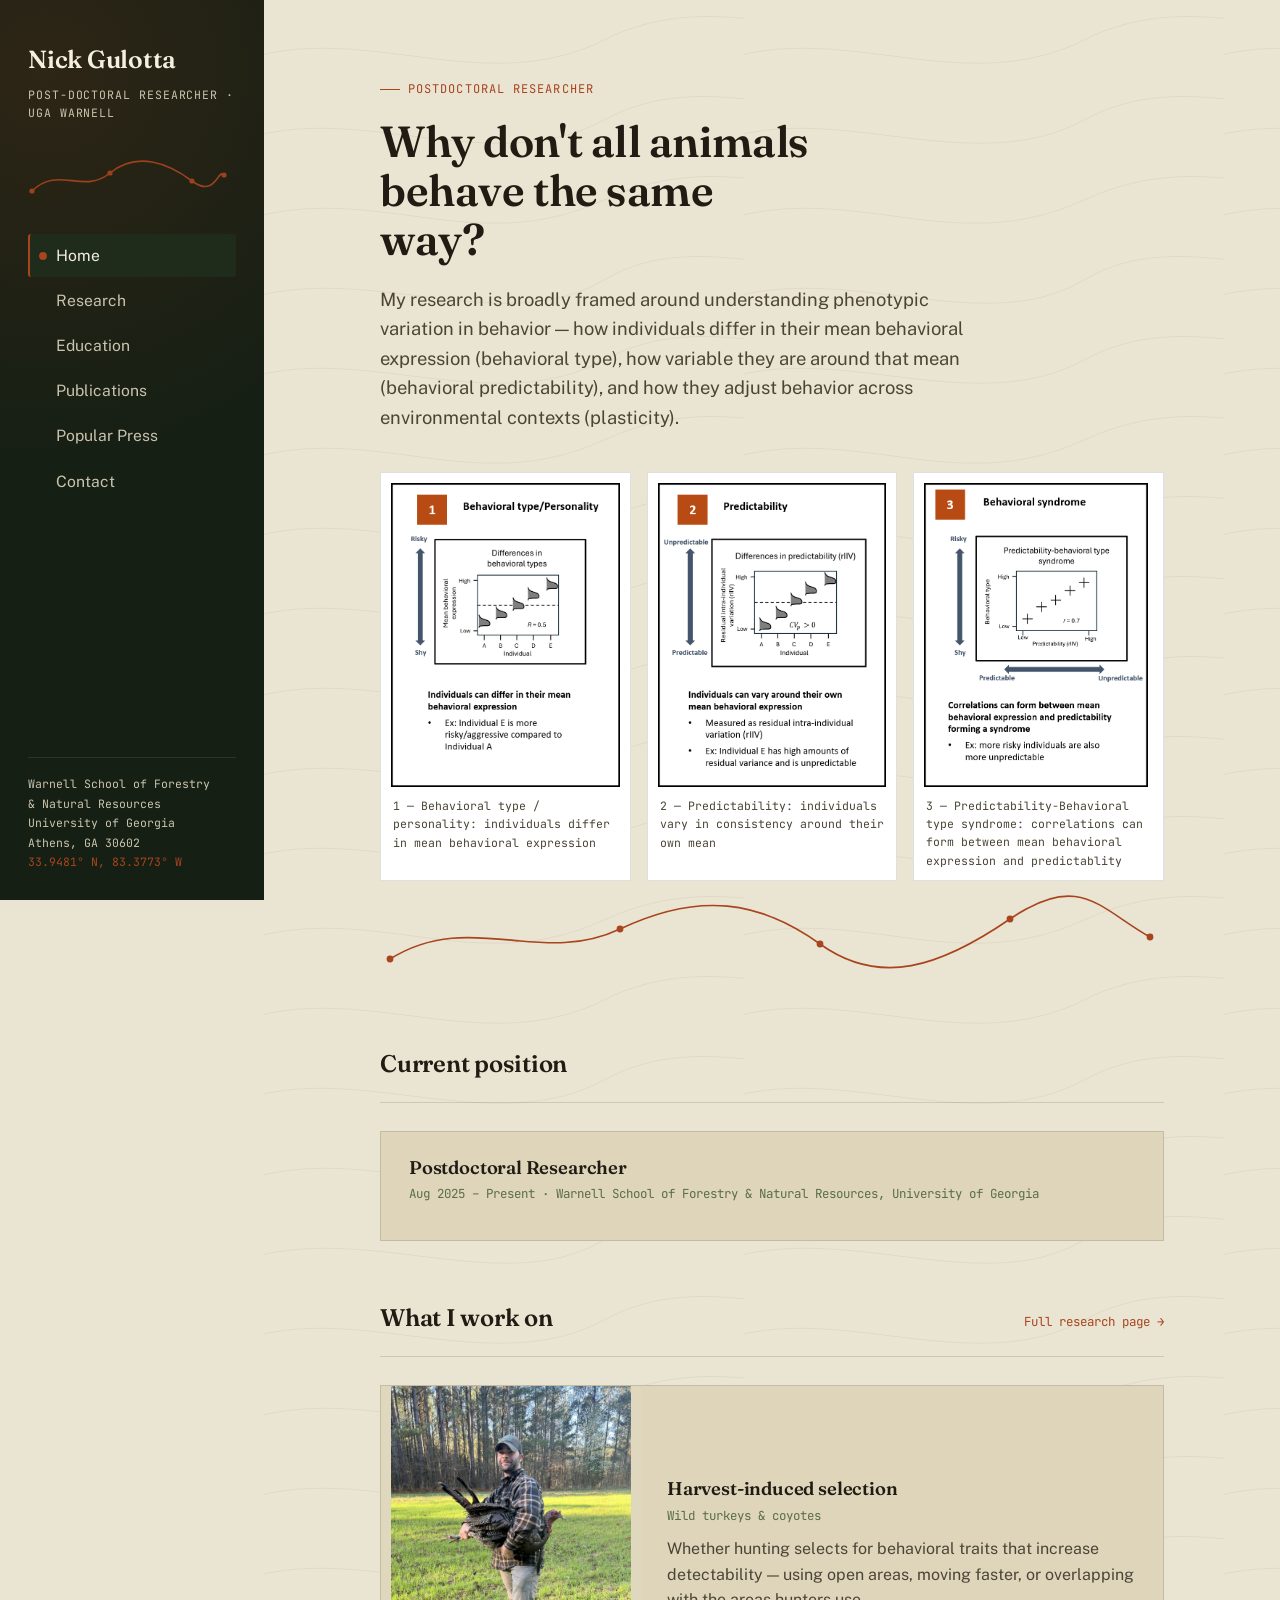
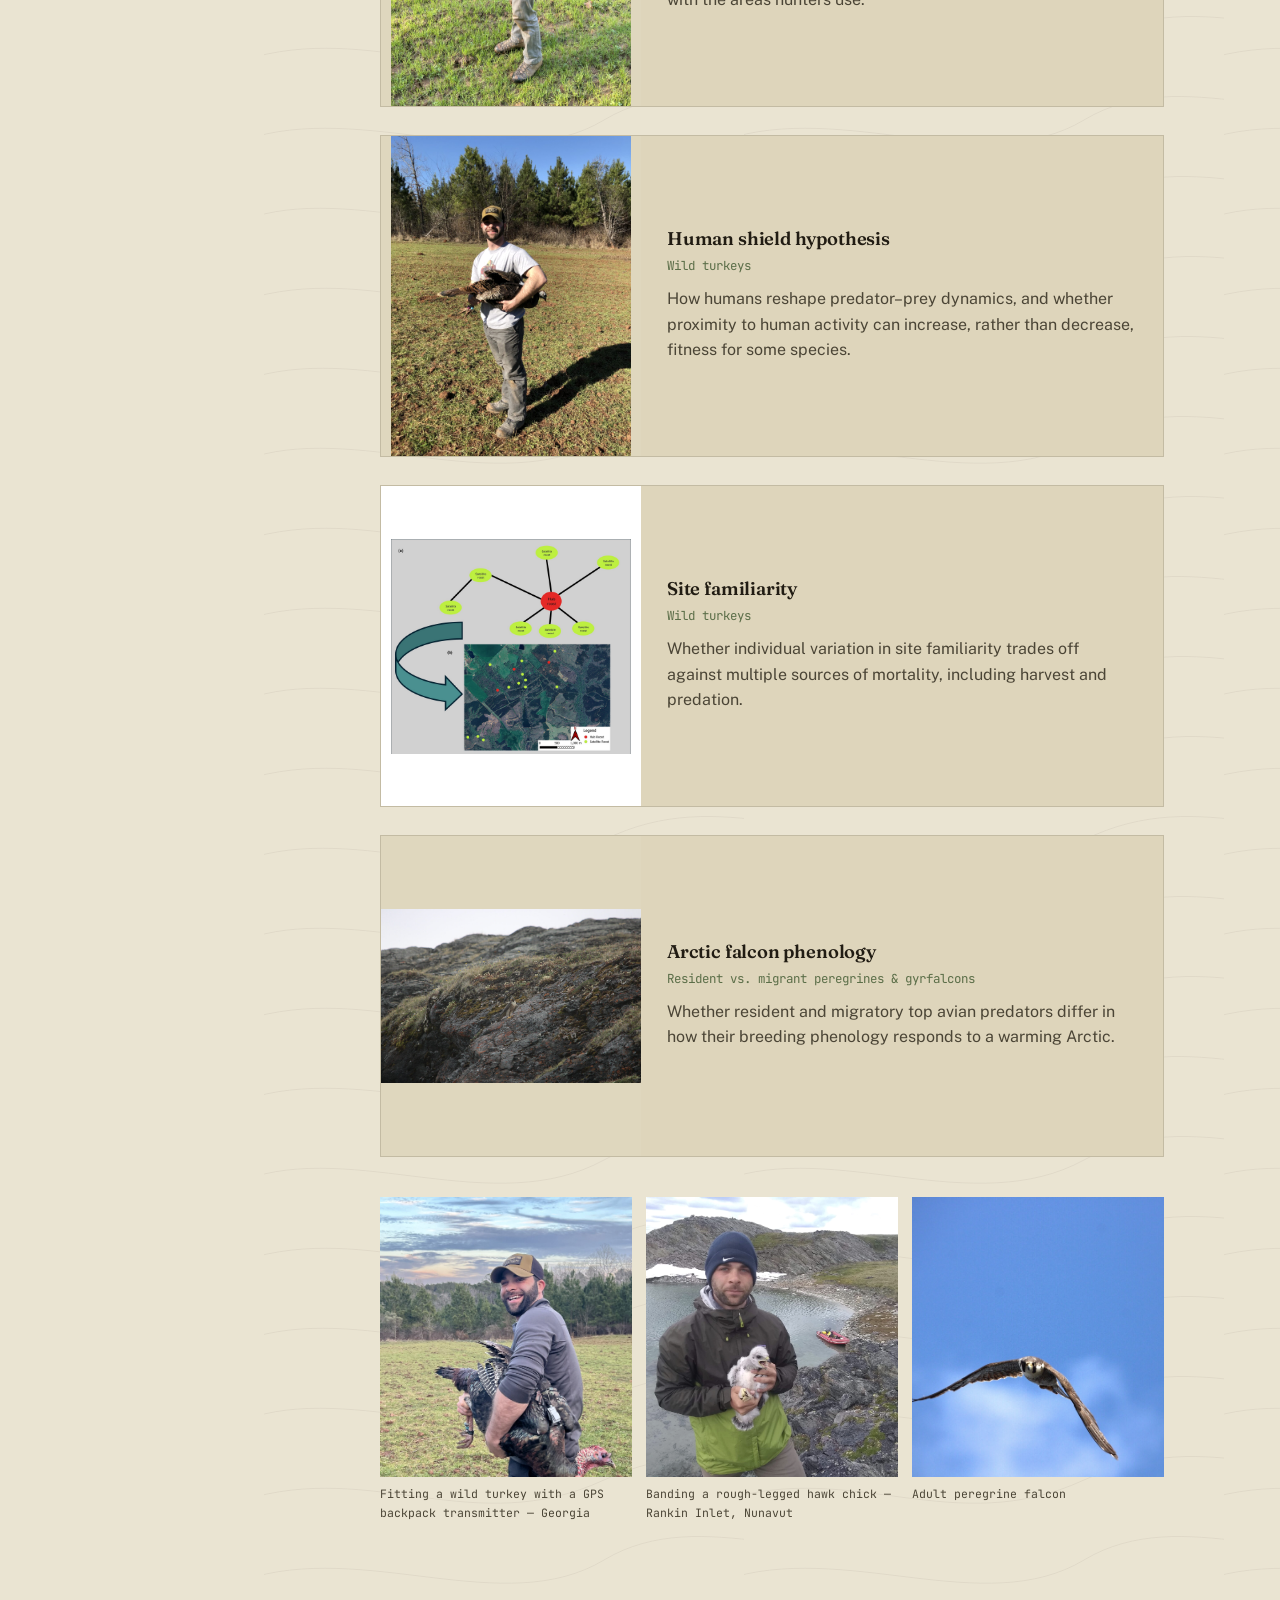
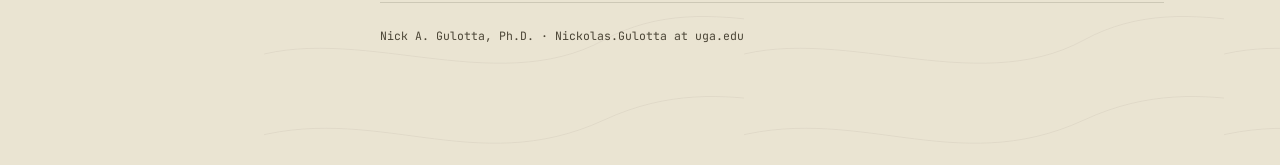
<file: index.html>
<!DOCTYPE html>
<html lang="en">
<head>
<meta charset="UTF-8">
<meta name="viewport" content="width=device-width, initial-scale=1.0">
<title>Nick Gulotta — Post-Doctoral Researcher</title>
<meta name="description" content="Nick A. Gulotta, Ph.D. — Postdoctoral researcher studying the causes and consequences of individual variation in animal movement and behavior.">
<link rel="preconnect" href="https://fonts.googleapis.com">
<link rel="preconnect" href="https://fonts.gstatic.com" crossorigin>
<link href="https://fonts.googleapis.com/css2?family=Fraunces:opsz,wght@9..144,400;9..144,500;9..144,600;9..144,700&family=Public+Sans:wght@400;500;600&family=JetBrains+Mono:wght@400;500&display=swap" rel="stylesheet">
<link rel="stylesheet" href="styles.css">
</head>
<body>
<div class="shell">

  <aside class="sidebar">
    <div class="brand">
      <span class="brand-name">Nick Gulotta</span>
      <span class="brand-role">Post-Doctoral Researcher · UGA Warnell</span>
    </div>
    <button class="nav-toggle" aria-expanded="false">Menu ▾</button>

    <div class="sidebar-track" aria-hidden="true">
      <svg width="200" height="46" viewBox="0 0 200 46" xmlns="http://www.w3.org/2000/svg">
        <path class="track-path" style="stroke-dasharray:220;stroke-dashoffset:220;" d="M4 36 C 30 10, 55 40, 82 18 S 140 8, 164 26 S 190 12, 196 20" stroke="#A8451E" stroke-width="1.4" fill="none" stroke-linecap="round"/>
        <circle class="track-dot" style="animation-delay:.3s" cx="4" cy="36" r="2.6"/>
        <circle class="track-dot" style="animation-delay:.9s" cx="82" cy="18" r="2.6"/>
        <circle class="track-dot" style="animation-delay:1.5s" cx="164" cy="26" r="2.6"/>
        <circle class="track-dot" style="animation-delay:2s" cx="196" cy="20" r="2.6"/>
      </svg>
    </div>

    <nav class="primary-nav" aria-label="Primary">
      <ul>
        <li><a href="index.html" class="active"><span class="wp"></span>Home</a></li>
        <li><a href="research.html"><span class="wp"></span>Research</a></li>
        <li><a href="education.html"><span class="wp"></span>Education</a></li>
        <li><a href="publications.html"><span class="wp"></span>Publications</a></li>
        <li><a href="press.html"><span class="wp"></span>Popular Press</a></li>
        <li><a href="contact.html"><span class="wp"></span>Contact</a></li>
      </ul>
    </nav>

    <div class="sidebar-foot">
      Warnell School of Forestry<br>&amp; Natural Resources<br>
      University of Georgia<br>
      Athens, GA 30602<br>
      <span class="coord">33.9481° N, 83.3773° W</span>
    </div>
  </aside>

  <main>
    <div class="page">

      <section class="hero">
        <span class="eyebrow">Postdoctoral Researcher</span>
        <h1>Why don't all animals behave the same way?</h1>
        <p class="lede">My research is broadly framed around understanding phenotypic variation in behavior — how individuals differ in their mean behavioral expression (behavioral type), how variable they are around that mean (behavioral predictability), and how they adjust behavior across environmental contexts (plasticity).</p>

        <div class="diagram-strip">
          <div class="d-item">
            <img src="images/plot-behavioral-type.png" alt="Diagram showing individuals differing in mean behavioral expression, from shy to risky">
            <div class="d-cap">1 — Behavioral type / personality: individuals differ in mean behavioral expression</div>
          </div>
          <div class="d-item">
            <img src="images/plot-predictability.png" alt="Diagram showing individuals differing in predictability of behavior around their mean">
            <div class="d-cap">2 — Predictability: individuals vary in consistency around their own mean</div>
          </div>
          <div class="d-item">
            <img src="images/plot-behavioral-syndrome.png" alt="Diagram showing a correlation between behavioral type and predictability, forming a behavioral syndrome">
            <div class="d-cap">3 — Predictability-Behavioral type syndrome: correlations can form between mean behavioral expression and predictablity</div>
          </div>
        </div>

        <div class="track-hero" aria-hidden="true">
          <svg width="100%" height="90" viewBox="0 0 780 90" preserveAspectRatio="xMinYMid meet" xmlns="http://www.w3.org/2000/svg">
            <path class="track-path" d="M10 70 C 90 20, 160 78, 240 40 S 380 12, 440 55 S 560 78, 630 30 S 720 20, 770 48" stroke-dasharray="900" stroke-dashoffset="900"/>
            <circle class="track-dot" style="animation-delay:.4s" cx="10" cy="70" r="3.4"/>
            <circle class="track-dot" style="animation-delay:1s" cx="240" cy="40" r="3.4"/>
            <circle class="track-dot" style="animation-delay:1.6s" cx="440" cy="55" r="3.4"/>
            <circle class="track-dot" style="animation-delay:2.1s" cx="630" cy="30" r="3.4"/>
            <circle class="track-dot" style="animation-delay:2.5s" cx="770" cy="48" r="3.4"/>
          </svg>
        </div>
      </section>

      <section class="section">
        <div class="section-head">
          <h2>Current position</h2>
        </div>
        <div class="card">
          <h3>Postdoctoral Researcher</h3>
          <div class="meta">Aug 2025 – Present · Warnell School of Forestry &amp; Natural Resources, University of Georgia</div>
        </div>
      </section>

      <section class="section">
        <div class="section-head">
          <h2>What I work on</h2>
          <span class="count"><a href="research.html">Full research page →</a></span>
        </div>
        <div class="system-grid">
          <div class="card with-photo">
            <img src="images/turkey-harvest.jpg" alt="Nick Gulotta carrying a wild turkey after capture in Georgia">
            <div class="card-body">
              <h3>Harvest-induced selection</h3>
              <div class="meta">Wild turkeys &amp; coyotes</div>
              <p>Whether hunting selects for behavioral traits that increase detectability — using open areas, moving faster, or overlapping with the areas hunters use.</p>
            </div>
          </div>
          <div class="card with-photo">
            <img src="images/turkey-human-shield.jpg" alt="Nick Gulotta carrying a wild turkey in a sunny field, Georgia">
            <div class="card-body">
              <h3>Human shield hypothesis</h3>
              <div class="meta">Wild turkeys</div>
              <p>How humans reshape predator–prey dynamics, and whether proximity to human activity can increase, rather than decrease, fitness for some species.</p>
            </div>
          </div>
          <div class="card with-photo">
            <img class="no-filter" src="images/diagram-hub-roost.png" alt="Diagram of a hub roost connected to several satellite roosts, with an aerial map showing roost locations">
            <div class="card-body">
              <h3>Site familiarity</h3>
              <div class="meta">Wild turkeys</div>
              <p>Whether individual variation in site familiarity trades off against multiple sources of mortality, including harvest and predation.</p>
            </div>
          </div>
          <div class="card with-photo">
            <img src="images/falcon-rock.jpg" alt="Peregrine falcon perched on an Arctic tundra rock outcrop">
            <div class="card-body">
              <h3>Arctic falcon phenology</h3>
              <div class="meta">Resident vs. migrant peregrines &amp; gyrfalcons</div>
              <p>Whether resident and migratory top avian predators differ in how their breeding phenology responds to a warming Arctic.</p>
            </div>
          </div>
        </div>
      </section>

      <div class="photo-strip">
        <div class="ps-item">
          <img src="images/nick-turkey-evening.jpg" alt="Nick Gulotta holding a wild turkey fitted with a GPS backpack transmitter, at dusk in Georgia">
          <div class="ps-cap">Fitting a wild turkey with a GPS backpack transmitter — Georgia</div>
        </div>
        <div class="ps-item">
          <img src="images/nick-falcon-chick.jpg" alt="Nick Gulotta holding a rough-legged hawk chick near Rankin Inlet, Nunavut">
          <div class="ps-cap">Banding a rough-legged hawk chick — Rankin Inlet, Nunavut</div>
        </div>
        <div class="ps-item">
          <img src="images/falcon-flying.jpg" alt="Adult peregrine falcon in flight against a blue sky">
          <div class="ps-cap">Adult peregrine falcon</div>
        </div>
      </div>

      <footer class="page-foot">
        Nick A. Gulotta, Ph.D. · Nickolas.Gulotta at uga.edu
      </footer>

    </div>
  </main>
</div>
<script src="script.js"></script>
</body>
</html>
</file>
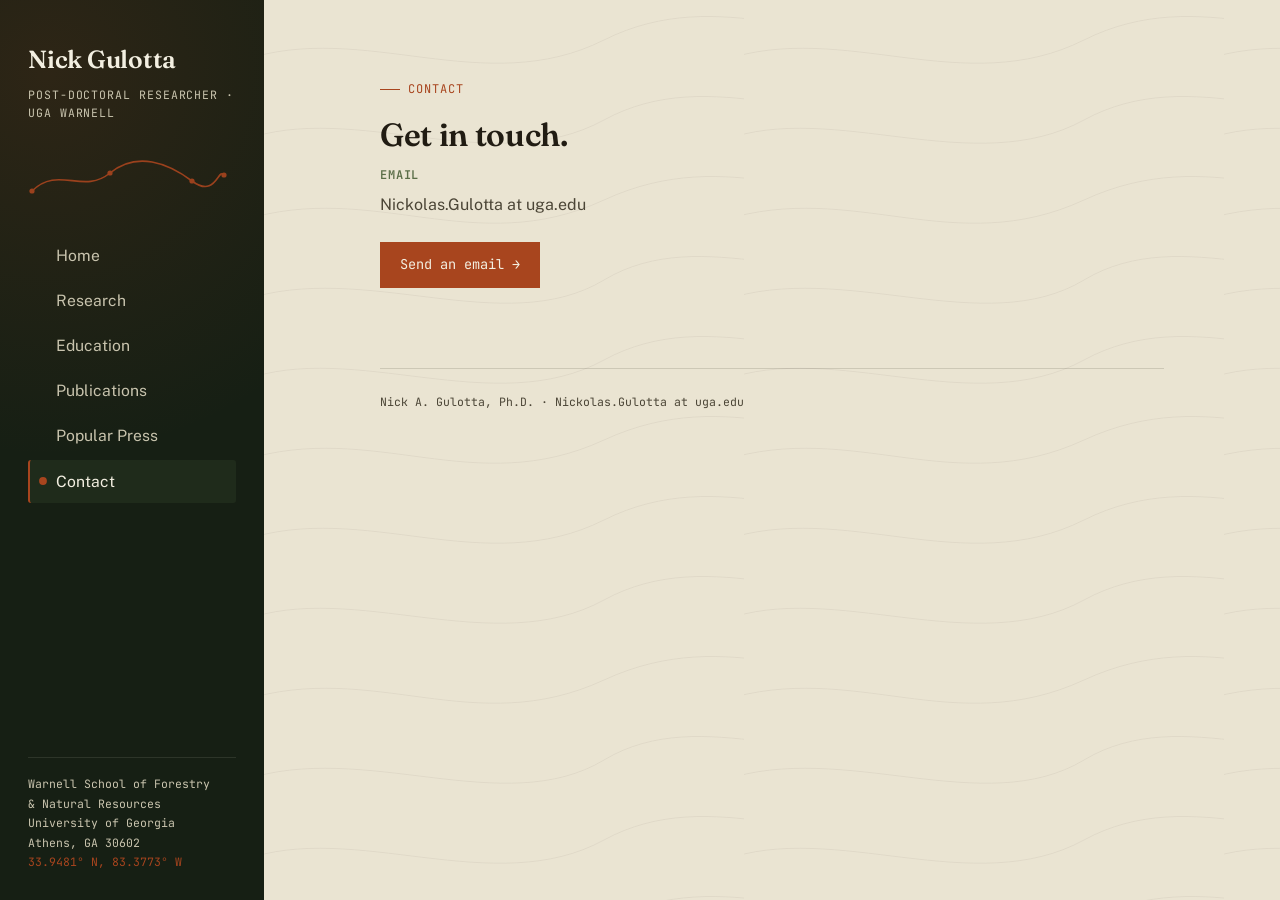
<file: contact.html>
<!DOCTYPE html>
<html lang="en">
<head>
<meta charset="UTF-8">
<meta name="viewport" content="width=device-width, initial-scale=1.0">
<title>Contact — Nick Gulotta</title>
<link rel="preconnect" href="https://fonts.googleapis.com">
<link rel="preconnect" href="https://fonts.gstatic.com" crossorigin>
<link href="https://fonts.googleapis.com/css2?family=Fraunces:opsz,wght@9..144,400;9..144,500;9..144,600;9..144,700&family=Public+Sans:wght@400;500;600&family=JetBrains+Mono:wght@400;500&display=swap" rel="stylesheet">
<link rel="stylesheet" href="styles.css">
</head>
<body>
<div class="shell">

  <aside class="sidebar">
    <div class="brand">
      <span class="brand-name">Nick Gulotta</span>
      <span class="brand-role">Post-Doctoral Researcher · UGA Warnell</span>
    </div>
    <button class="nav-toggle" aria-expanded="false">Menu ▾</button>

    <div class="sidebar-track" aria-hidden="true">
      <svg width="200" height="46" viewBox="0 0 200 46" xmlns="http://www.w3.org/2000/svg">
        <path class="track-path" style="stroke-dasharray:220;stroke-dashoffset:220;" d="M4 36 C 30 10, 55 40, 82 18 S 140 8, 164 26 S 190 12, 196 20" stroke="#A8451E" stroke-width="1.4" fill="none" stroke-linecap="round"/>
        <circle class="track-dot" style="animation-delay:.3s" cx="4" cy="36" r="2.6"/>
        <circle class="track-dot" style="animation-delay:.9s" cx="82" cy="18" r="2.6"/>
        <circle class="track-dot" style="animation-delay:1.5s" cx="164" cy="26" r="2.6"/>
        <circle class="track-dot" style="animation-delay:2s" cx="196" cy="20" r="2.6"/>
      </svg>
    </div>

    <nav class="primary-nav" aria-label="Primary">
      <ul>
        <li><a href="index.html"><span class="wp"></span>Home</a></li>
        <li><a href="research.html"><span class="wp"></span>Research</a></li>
        <li><a href="education.html"><span class="wp"></span>Education</a></li>
        <li><a href="publications.html"><span class="wp"></span>Publications</a></li>
        <li><a href="press.html"><span class="wp"></span>Popular Press</a></li>
        <li><a href="contact.html" class="active"><span class="wp"></span>Contact</a></li>
      </ul>
    </nav>

    <div class="sidebar-foot">
      Warnell School of Forestry<br>&amp; Natural Resources<br>
      University of Georgia<br>
      Athens, GA 30602<br>
      <span class="coord">33.9481° N, 83.3773° W</span>
    </div>
  </aside>

  <main>
    <div class="page">

      <span class="eyebrow">Contact</span>
      <h1>Get in touch.</h1>

      <div class="contact-block">
        <h3>Email</h3>
        <p>Nickolas.Gulotta at uga.edu</p>
        <a class="btn" href="mailto:Nickolas.Gulotta@uga.edu">Send an email →</a>
      </div>

      <footer class="page-foot">
        Nick A. Gulotta, Ph.D. · Nickolas.Gulotta at uga.edu
      </footer>

    </div>
  </main>
</div>
<script src="script.js"></script>
</body>
</html>
</file>
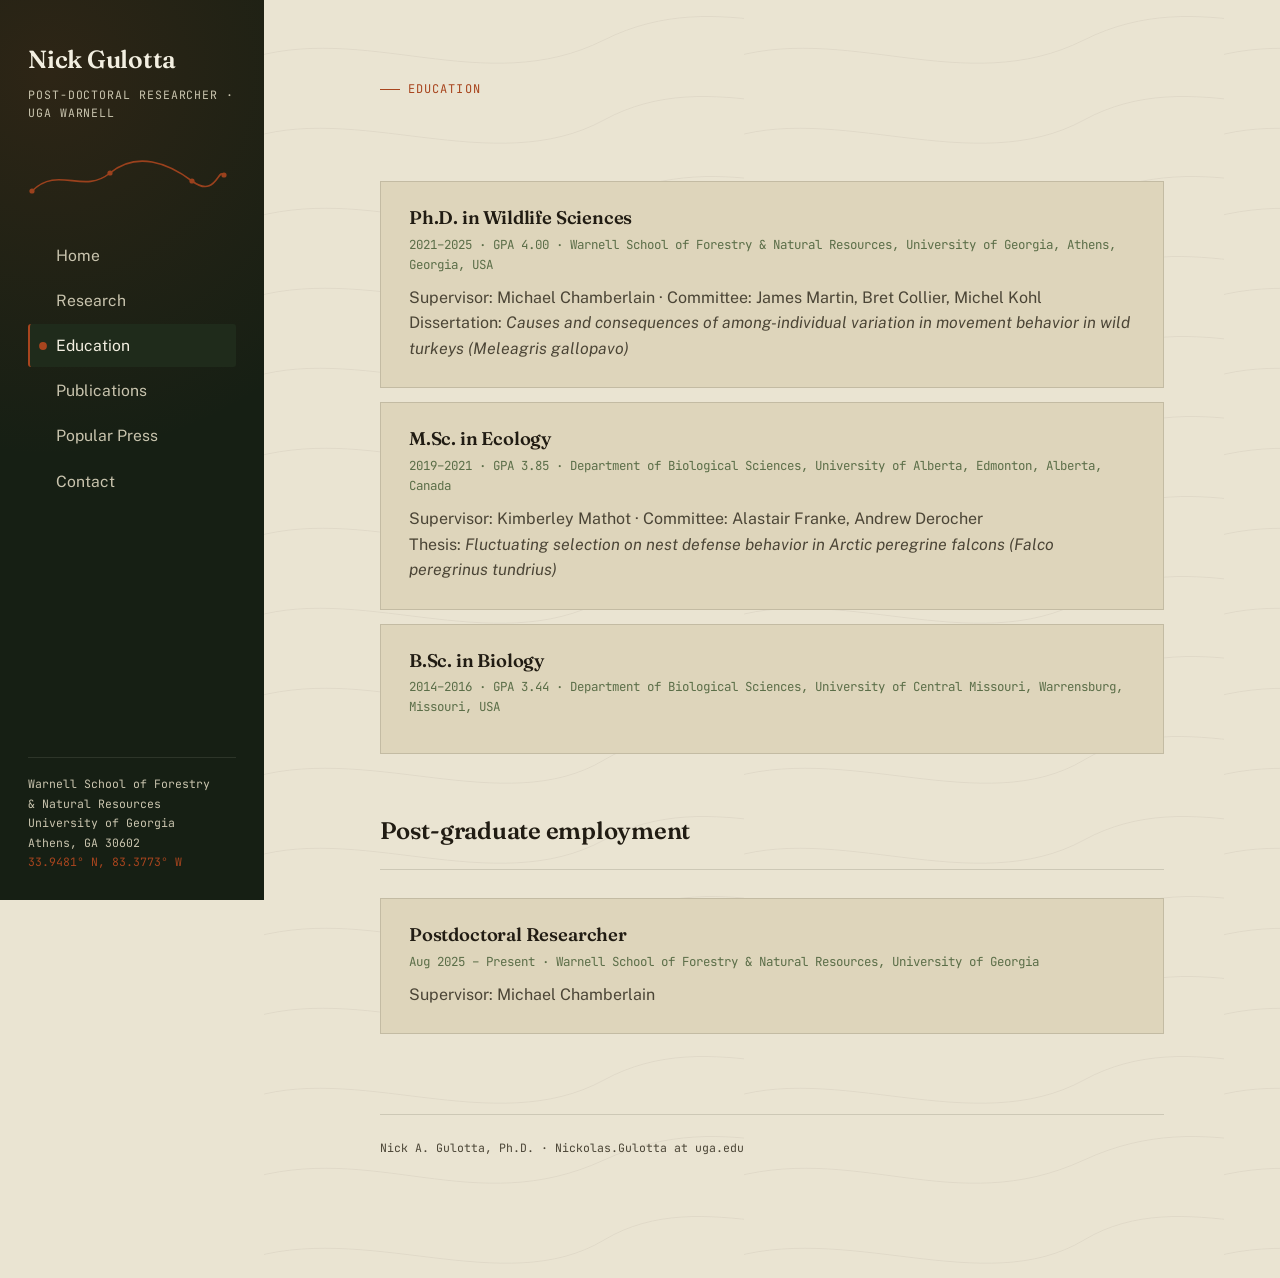
<file: education.html>
<!DOCTYPE html>
<html lang="en">
<head>
<meta charset="UTF-8">
<meta name="viewport" content="width=device-width, initial-scale=1.0">
<title>Education — Nick Gulotta</title>
<link rel="preconnect" href="https://fonts.googleapis.com">
<link rel="preconnect" href="https://fonts.gstatic.com" crossorigin>
<link href="https://fonts.googleapis.com/css2?family=Fraunces:opsz,wght@9..144,400;9..144,500;9..144,600;9..144,700&family=Public+Sans:wght@400;500;600&family=JetBrains+Mono:wght@400;500&display=swap" rel="stylesheet">
<link rel="stylesheet" href="styles.css">
</head>
<body>
<div class="shell">

  <aside class="sidebar">
    <div class="brand">
      <span class="brand-name">Nick Gulotta</span>
      <span class="brand-role">Post-Doctoral Researcher · UGA Warnell</span>
    </div>
    <button class="nav-toggle" aria-expanded="false">Menu ▾</button>

    <div class="sidebar-track" aria-hidden="true">
      <svg width="200" height="46" viewBox="0 0 200 46" xmlns="http://www.w3.org/2000/svg">
        <path class="track-path" style="stroke-dasharray:220;stroke-dashoffset:220;" d="M4 36 C 30 10, 55 40, 82 18 S 140 8, 164 26 S 190 12, 196 20" stroke="#A8451E" stroke-width="1.4" fill="none" stroke-linecap="round"/>
        <circle class="track-dot" style="animation-delay:.3s" cx="4" cy="36" r="2.6"/>
        <circle class="track-dot" style="animation-delay:.9s" cx="82" cy="18" r="2.6"/>
        <circle class="track-dot" style="animation-delay:1.5s" cx="164" cy="26" r="2.6"/>
        <circle class="track-dot" style="animation-delay:2s" cx="196" cy="20" r="2.6"/>
      </svg>
    </div>

    <nav class="primary-nav" aria-label="Primary">
      <ul>
        <li><a href="index.html"><span class="wp"></span>Home</a></li>
        <li><a href="research.html"><span class="wp"></span>Research</a></li>
        <li><a href="education.html" class="active"><span class="wp"></span>Education</a></li>
        <li><a href="publications.html"><span class="wp"></span>Publications</a></li>
        <li><a href="press.html"><span class="wp"></span>Popular Press</a></li>
        <li><a href="contact.html"><span class="wp"></span>Contact</a></li>
      </ul>
    </nav>

    <div class="sidebar-foot">
      Warnell School of Forestry<br>&amp; Natural Resources<br>
      University of Georgia<br>
      Athens, GA 30602<br>
      <span class="coord">33.9481° N, 83.3773° W</span>
    </div>
  </aside>

  <main>
    <div class="page">

      <span class="eyebrow">Education</span>
    
      <section class="section">
        <div class="card">
          <h3>Ph.D. in Wildlife Sciences</h3>
          <div class="meta">2021–2025 · GPA 4.00 · Warnell School of Forestry &amp; Natural Resources, University of Georgia, Athens, Georgia, USA</div>
          <p>Supervisor: Michael Chamberlain · Committee: James Martin, Bret Collier, Michel Kohl<br>
          Dissertation: <em>Causes and consequences of among-individual variation in movement behavior in wild turkeys (Meleagris gallopavo)</em></p>
        </div>
        <div class="card">
          <h3>M.Sc. in Ecology</h3>
          <div class="meta">2019–2021 · GPA 3.85 · Department of Biological Sciences, University of Alberta, Edmonton, Alberta, Canada</div>
          <p>Supervisor: Kimberley Mathot · Committee: Alastair Franke, Andrew Derocher<br>
          Thesis: <em>Fluctuating selection on nest defense behavior in Arctic peregrine falcons (Falco peregrinus tundrius)</em></p>
        </div>
        <div class="card">
          <h3>B.Sc. in Biology</h3>
          <div class="meta">2014–2016 · GPA 3.44 · Department of Biological Sciences, University of Central Missouri, Warrensburg, Missouri, USA</div>
        </div>
      </section>

      <section class="section">
        <div class="section-head"><h2>Post-graduate employment</h2></div>
        <div class="card">
          <h3>Postdoctoral Researcher</h3>
          <div class="meta">Aug 2025 – Present · Warnell School of Forestry &amp; Natural Resources, University of Georgia</div>
          <p>Supervisor: Michael Chamberlain</p>
        </div>
      </section>

      <footer class="page-foot">
        Nick A. Gulotta, Ph.D. · Nickolas.Gulotta at uga.edu
      </footer>

    </div>
  </main>
</div>
<script src="script.js"></script>
</body>
</html>
</file>
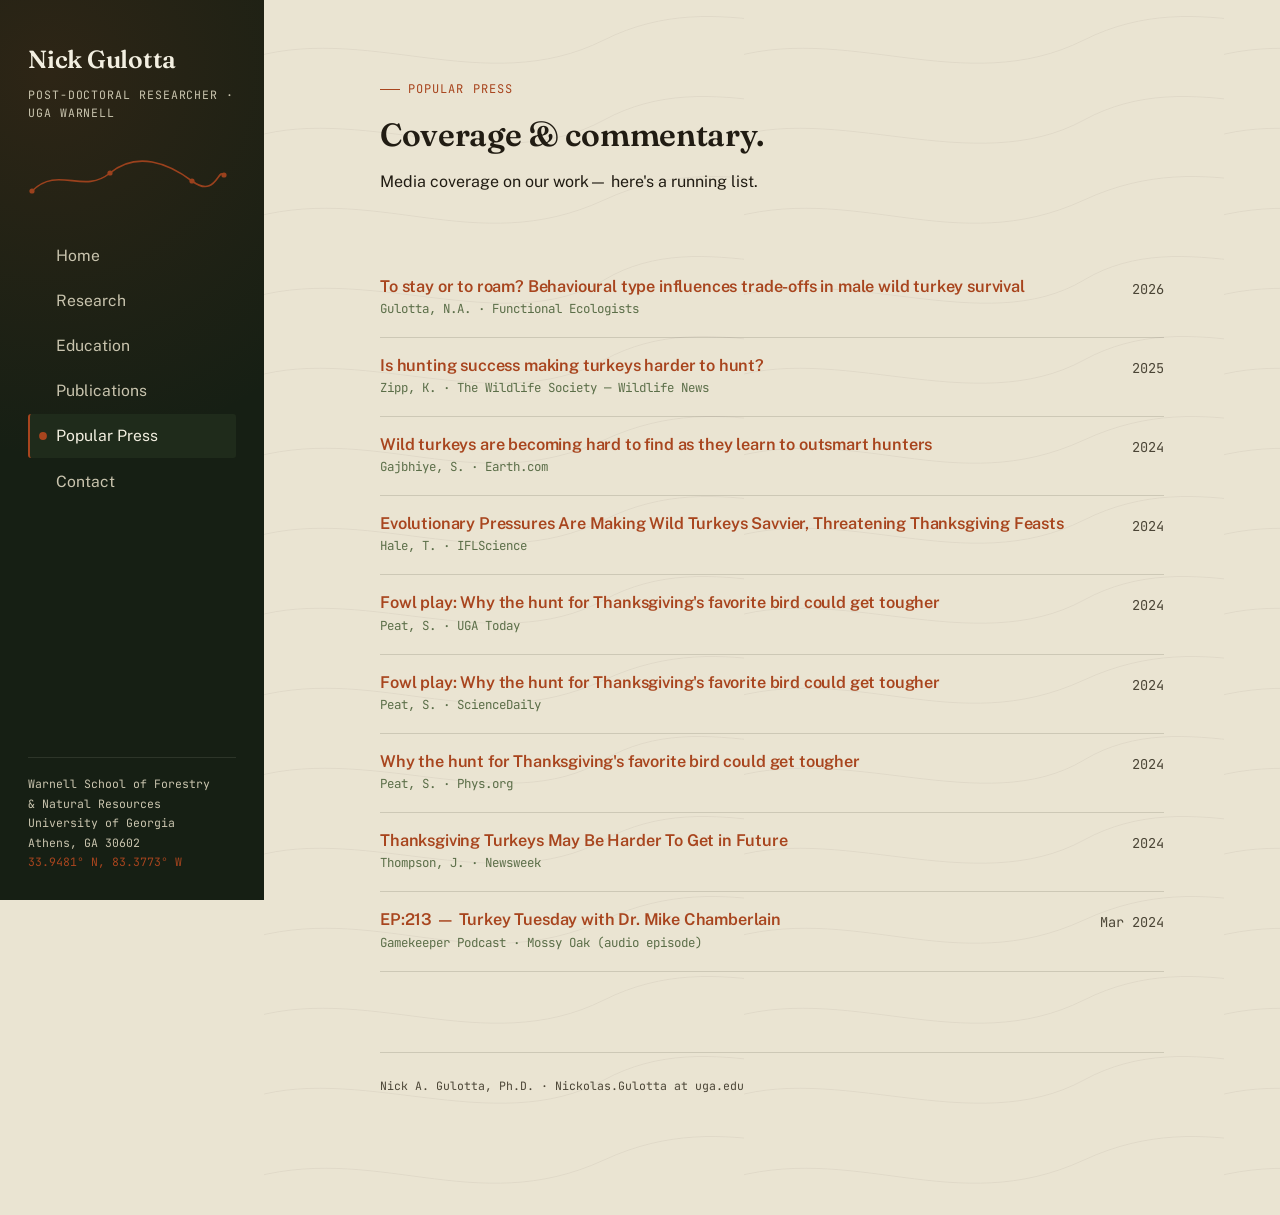
<file: press.html>
<!DOCTYPE html>
<html lang="en">
<head>
<meta charset="UTF-8">
<meta name="viewport" content="width=device-width, initial-scale=1.0">
<title>Popular Press — Nick Gulotta</title>
<link rel="preconnect" href="https://fonts.googleapis.com">
<link rel="preconnect" href="https://fonts.gstatic.com" crossorigin>
<link href="https://fonts.googleapis.com/css2?family=Fraunces:opsz,wght@9..144,400;9..144,500;9..144,600;9..144,700&family=Public+Sans:wght@400;500;600&family=JetBrains+Mono:wght@400;500&display=swap" rel="stylesheet">
<link rel="stylesheet" href="styles.css">
</head>
<body>
<div class="shell">

  <aside class="sidebar">
    <div class="brand">
      <span class="brand-name">Nick Gulotta</span>
      <span class="brand-role">Post-Doctoral Researcher · UGA Warnell</span>
    </div>
    <button class="nav-toggle" aria-expanded="false">Menu ▾</button>

    <div class="sidebar-track" aria-hidden="true">
      <svg width="200" height="46" viewBox="0 0 200 46" xmlns="http://www.w3.org/2000/svg">
        <path class="track-path" style="stroke-dasharray:220;stroke-dashoffset:220;" d="M4 36 C 30 10, 55 40, 82 18 S 140 8, 164 26 S 190 12, 196 20" stroke="#A8451E" stroke-width="1.4" fill="none" stroke-linecap="round"/>
        <circle class="track-dot" style="animation-delay:.3s" cx="4" cy="36" r="2.6"/>
        <circle class="track-dot" style="animation-delay:.9s" cx="82" cy="18" r="2.6"/>
        <circle class="track-dot" style="animation-delay:1.5s" cx="164" cy="26" r="2.6"/>
        <circle class="track-dot" style="animation-delay:2s" cx="196" cy="20" r="2.6"/>
      </svg>
    </div>

    <nav class="primary-nav" aria-label="Primary">
      <ul>
        <li><a href="index.html"><span class="wp"></span>Home</a></li>
        <li><a href="research.html"><span class="wp"></span>Research</a></li>
        <li><a href="education.html"><span class="wp"></span>Education</a></li>
        <li><a href="publications.html"><span class="wp"></span>Publications</a></li>
        <li><a href="press.html" class="active"><span class="wp"></span>Popular Press</a></li>
        <li><a href="contact.html"><span class="wp"></span>Contact</a></li>
      </ul>
    </nav>

    <div class="sidebar-foot">
      Warnell School of Forestry<br>&amp; Natural Resources<br>
      University of Georgia<br>
      Athens, GA 30602<br>
      <span class="coord">33.9481° N, 83.3773° W</span>
    </div>
  </aside>

  <main>
    <div class="page">

      <span class="eyebrow">Popular Press</span>
      <h1>Coverage &amp; commentary.</h1>
      <p class="lede">Media coverage on our work— here's a running list.</p>

      <section class="section">

        <div class="press-item">
          <div>
            <h3><a href="https://functionalecologists.com/2026/05/07/nick-gulotta-to-stay-or-to-roam-behavioural-type-influences-trade-offs-in-male-wild-turkey-survival/" target="_blank" rel="noopener">To stay or to roam? Behavioural type influences trade-offs in male wild turkey survival</a></h3>
            <div class="outlet">Gulotta, N.A. · Functional Ecologists</div>
          </div>
          <div class="yr mono">2026</div>
        </div>

        <div class="press-item">
          <div>
            <h3><a href="https://wildlife.org/is-hunting-success-making-turkeys-harder-to-hunt/?utm_source=rss&utm_medium=rss&utm_campaign=is-hunting-success-making-turkeys-harder-to-hunt" target="_blank" rel="noopener">Is hunting success making turkeys harder to hunt?</a></h3>
            <div class="outlet">Zipp, K. · The Wildlife Society — Wildlife News</div>
          </div>
          <div class="yr mono">2025</div>
        </div>

        <div class="press-item">
          <div>
            <h3><a href="https://www.earth.com/news/wild-turkeys-will-soon-be-hard-to-find-as-they-outsmart-hunters/" target="_blank" rel="noopener">Wild turkeys are becoming hard to find as they learn to outsmart hunters</a></h3>
            <div class="outlet">Gajbhiye, S. · Earth.com</div>
          </div>
          <div class="yr mono">2024</div>
        </div>

        <div class="press-item">
          <div>
            <h3><a href="https://www.iflscience.com/evolutionary-pressures-are-making-wild-turkeys-savvier-threatening-thanksgiving-feasts-77010" target="_blank" rel="noopener">Evolutionary Pressures Are Making Wild Turkeys Savvier, Threatening Thanksgiving Feasts</a></h3>
            <div class="outlet">Hale, T. · IFLScience</div>
          </div>
          <div class="yr mono">2024</div>
        </div>

        <div class="press-item">
          <div>
            <h3><a href="https://news.uga.edu/turkeys-getting-harder-to-hunt/" target="_blank" rel="noopener">Fowl play: Why the hunt for Thanksgiving's favorite bird could get tougher</a></h3>
            <div class="outlet">Peat, S. · UGA Today</div>
          </div>
          <div class="yr mono">2024</div>
        </div>

        <div class="press-item">
          <div>
            <h3><a href="https://www.sciencedaily.com/releases/2024/11/241127135855.htm" target="_blank" rel="noopener">Fowl play: Why the hunt for Thanksgiving's favorite bird could get tougher</a></h3>
            <div class="outlet">Peat, S. · ScienceDaily</div>
          </div>
          <div class="yr mono">2024</div>
        </div>

        <div class="press-item">
          <div>
            <h3><a href="https://phys.org/news/2024-11-thanksgiving-favorite-bird-tougher.html" target="_blank" rel="noopener">Why the hunt for Thanksgiving's favorite bird could get tougher</a></h3>
            <div class="outlet">Peat, S. · Phys.org</div>
          </div>
          <div class="yr mono">2024</div>
        </div>

        <div class="press-item">
          <div>
            <h3><a href="https://www.newsweek.com/thanksgiving-turkey-hunters-georgia-behavior-1993212" target="_blank" rel="noopener">Thanksgiving Turkeys May Be Harder To Get in Future</a></h3>
            <div class="outlet">Thompson, J. · Newsweek</div>
          </div>
          <div class="yr mono">2024</div>
        </div>

        <div class="press-item">
          <div>
            <h3><a href="https://open.spotify.com/episode/2DeG55OilZEXzKxOJUDQAV" target="_blank" rel="noopener">EP:213 — Turkey Tuesday with Dr. Mike Chamberlain</a></h3>
            <div class="outlet">Gamekeeper Podcast · Mossy Oak (audio episode)</div>
          </div>
          <div class="yr mono">Mar 2024</div>
        </div>

      </section>

      <footer class="page-foot">
        Nick A. Gulotta, Ph.D. · Nickolas.Gulotta at uga.edu
      </footer>

    </div>
  </main>
</div>
<script src="script.js"></script>
</body>
</html>
</file>
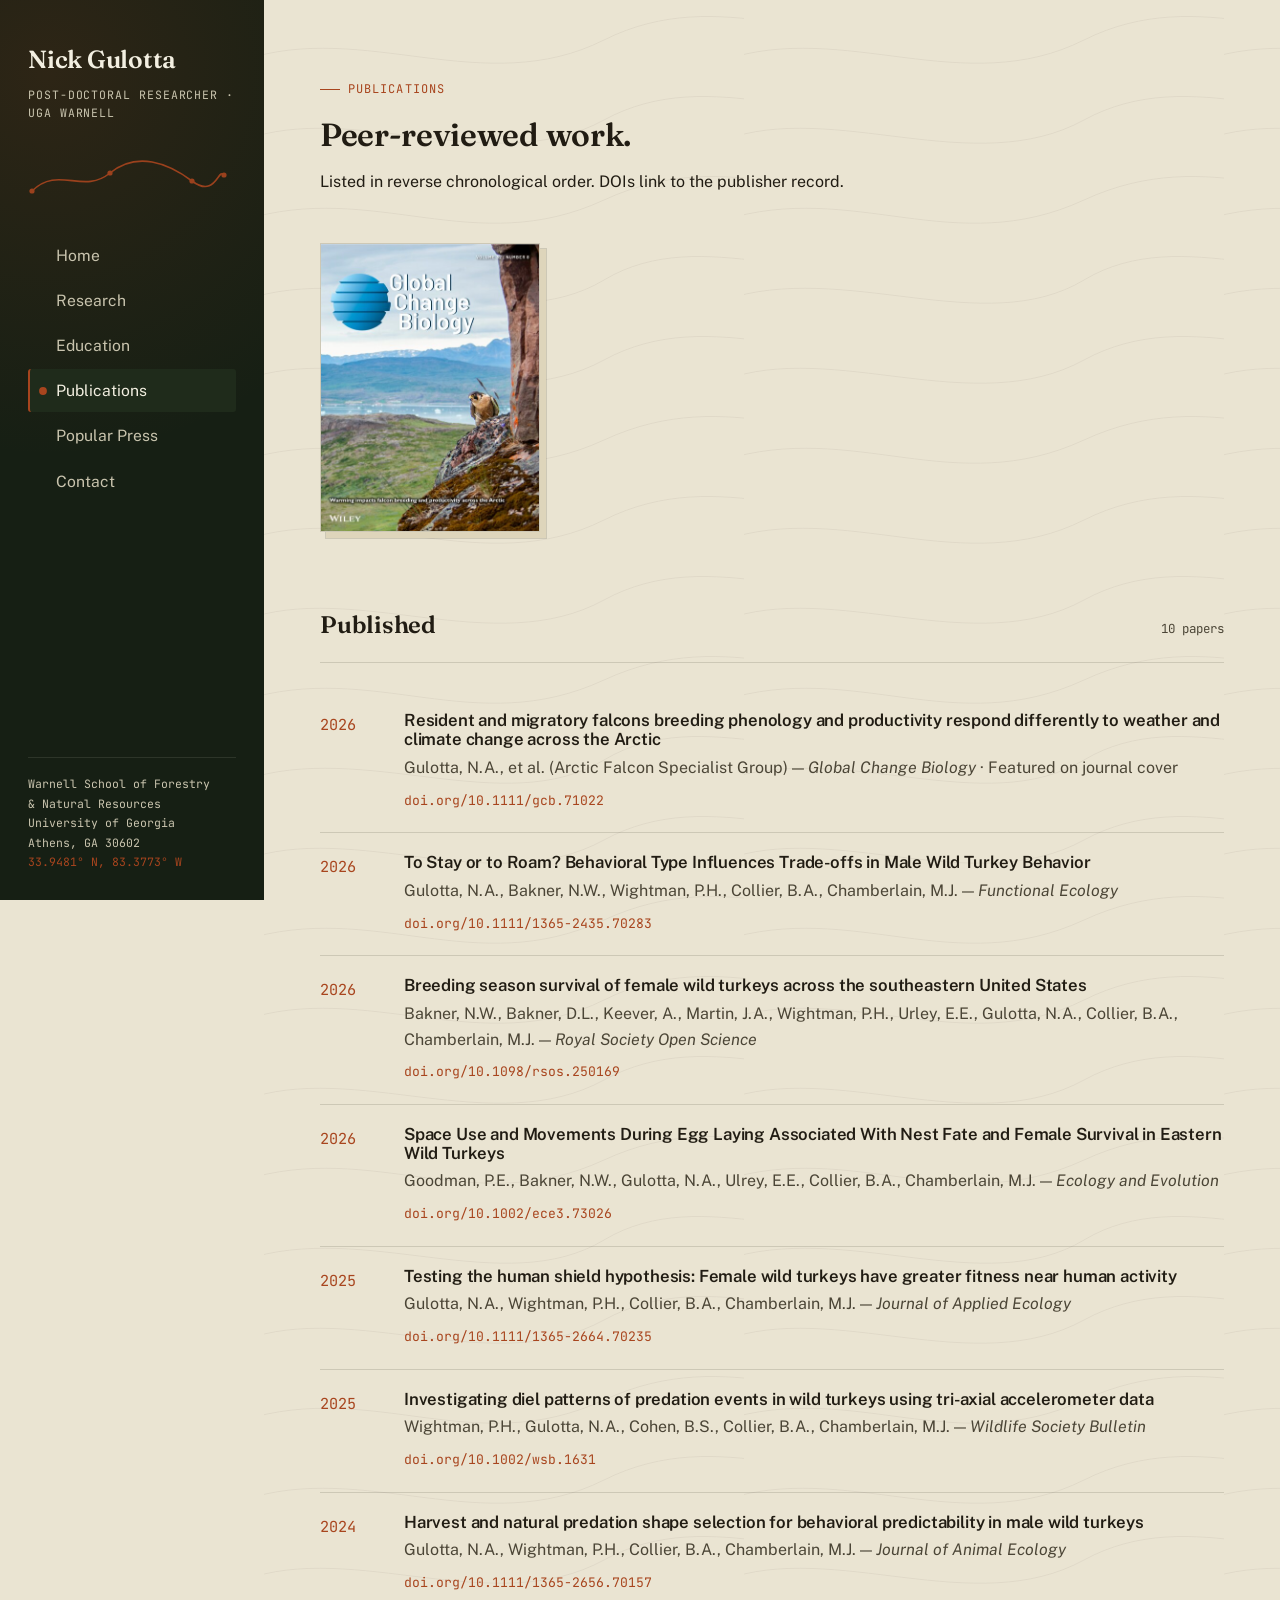
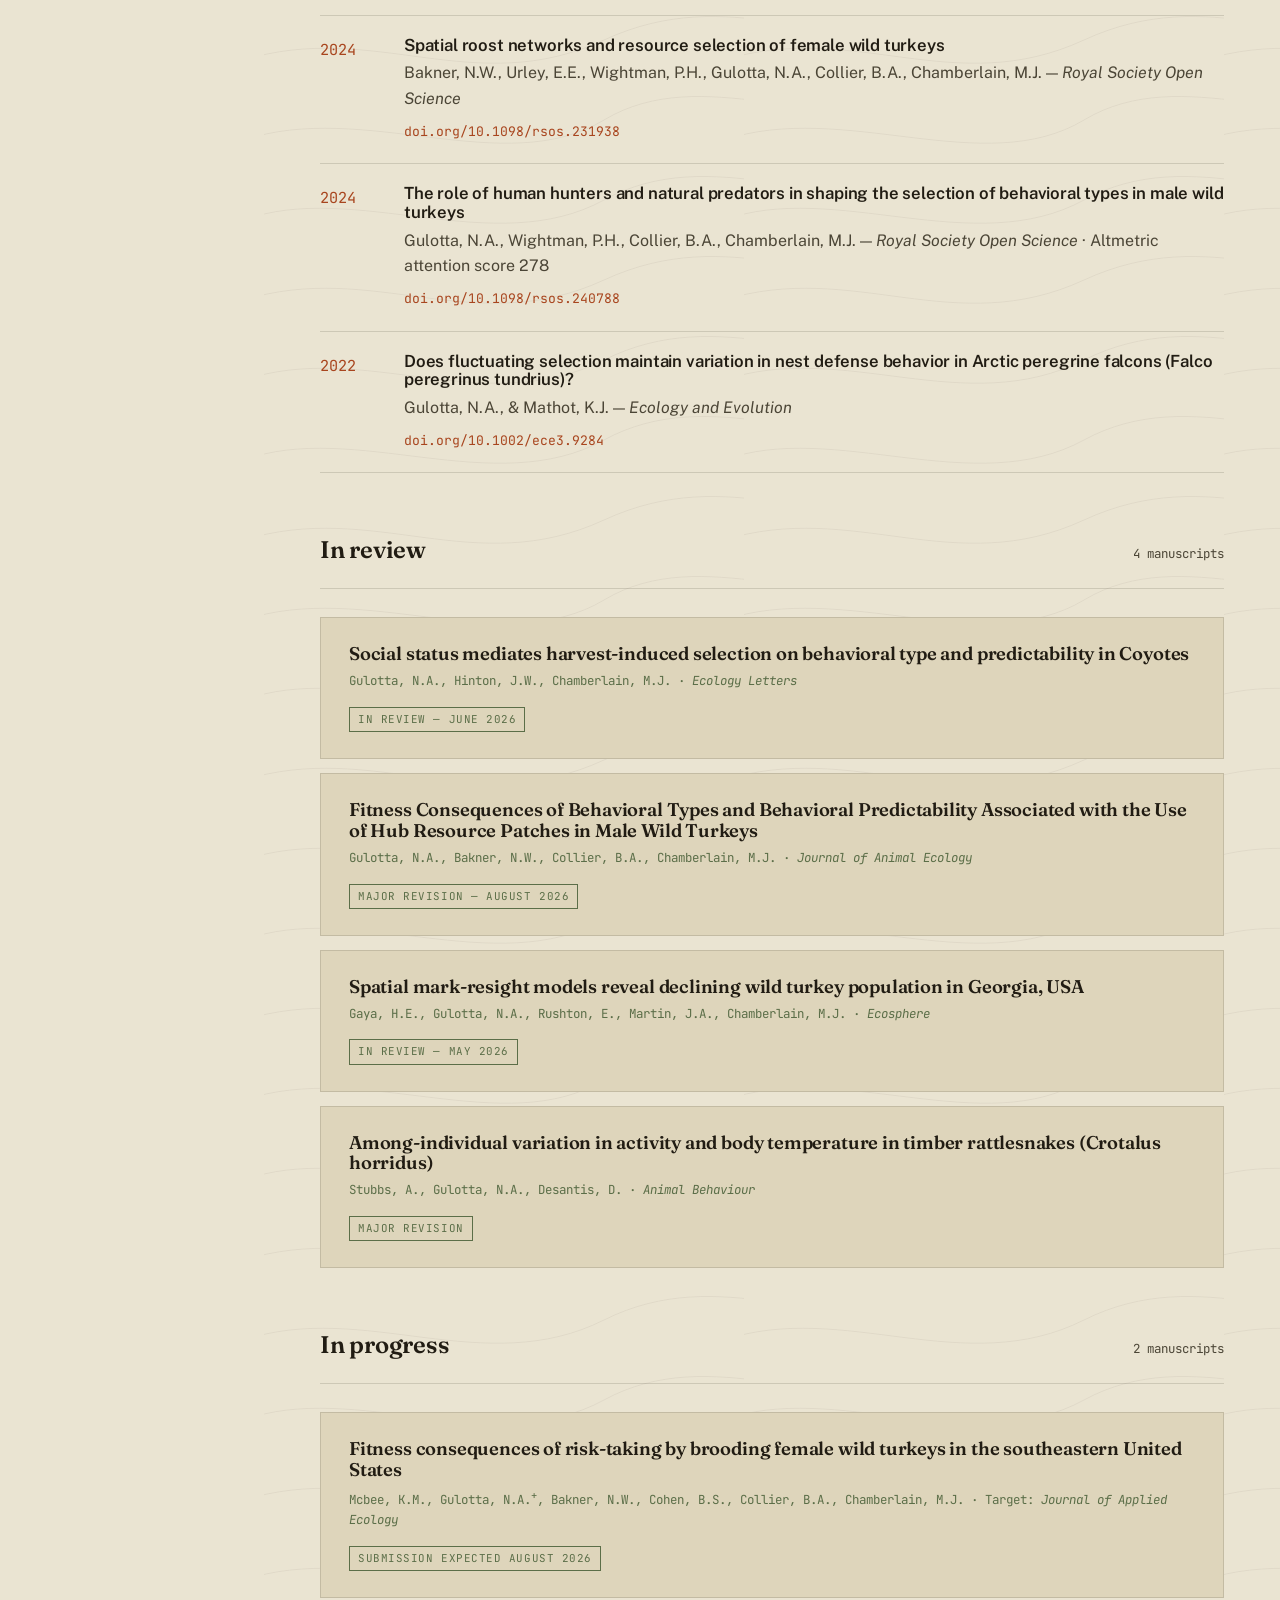
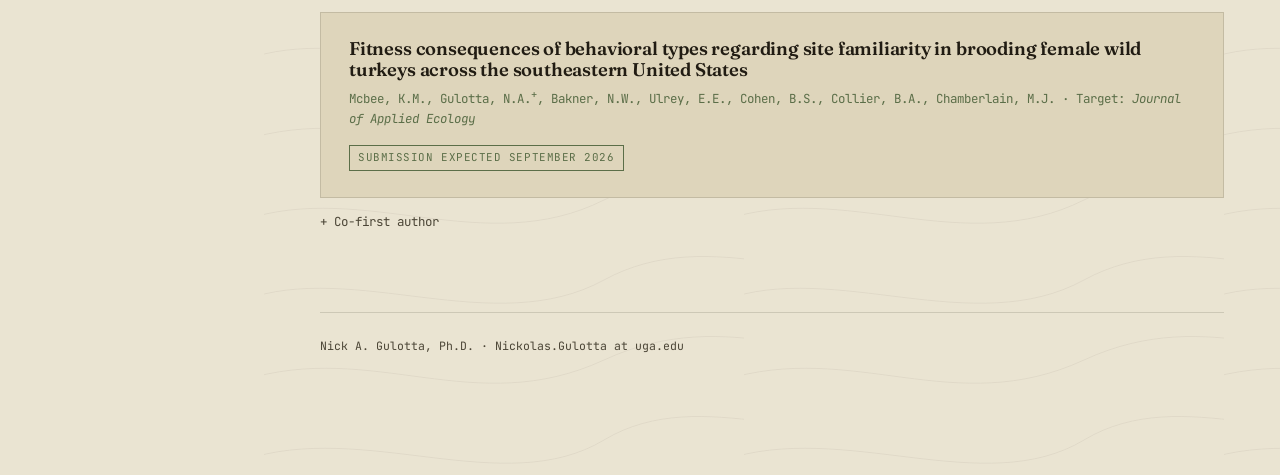
<file: publications.html>
<!DOCTYPE html>
<html lang="en">
<head>
<meta charset="UTF-8">
<meta name="viewport" content="width=device-width, initial-scale=1.0">
<title>Publications — Nick Gulotta</title>
<link rel="preconnect" href="https://fonts.googleapis.com">
<link rel="preconnect" href="https://fonts.gstatic.com" crossorigin>
<link href="https://fonts.googleapis.com/css2?family=Fraunces:opsz,wght@9..144,400;9..144,500;9..144,600;9..144,700&family=Public+Sans:wght@400;500;600&family=JetBrains+Mono:wght@400;500&display=swap" rel="stylesheet">
<link rel="stylesheet" href="styles.css">
</head>
<body>
<div class="shell">

  <aside class="sidebar">
    <div class="brand">
      <span class="brand-name">Nick Gulotta</span>
      <span class="brand-role">Post-Doctoral Researcher · UGA Warnell</span>
    </div>
    <button class="nav-toggle" aria-expanded="false">Menu ▾</button>

    <div class="sidebar-track" aria-hidden="true">
      <svg width="200" height="46" viewBox="0 0 200 46" xmlns="http://www.w3.org/2000/svg">
        <path class="track-path" style="stroke-dasharray:220;stroke-dashoffset:220;" d="M4 36 C 30 10, 55 40, 82 18 S 140 8, 164 26 S 190 12, 196 20" stroke="#A8451E" stroke-width="1.4" fill="none" stroke-linecap="round"/>
        <circle class="track-dot" style="animation-delay:.3s" cx="4" cy="36" r="2.6"/>
        <circle class="track-dot" style="animation-delay:.9s" cx="82" cy="18" r="2.6"/>
        <circle class="track-dot" style="animation-delay:1.5s" cx="164" cy="26" r="2.6"/>
        <circle class="track-dot" style="animation-delay:2s" cx="196" cy="20" r="2.6"/>
      </svg>
    </div>

    <nav class="primary-nav" aria-label="Primary">
      <ul>
        <li><a href="index.html"><span class="wp"></span>Home</a></li>
        <li><a href="research.html"><span class="wp"></span>Research</a></li>
        <li><a href="education.html"><span class="wp"></span>Education</a></li>
        <li><a href="publications.html" class="active"><span class="wp"></span>Publications</a></li>
        <li><a href="press.html"><span class="wp"></span>Popular Press</a></li>
        <li><a href="contact.html"><span class="wp"></span>Contact</a></li>
      </ul>
    </nav>

    <div class="sidebar-foot">
      Warnell School of Forestry<br>&amp; Natural Resources<br>
      University of Georgia<br>
      Athens, GA 30602<br>
      <span class="coord">33.9481° N, 83.3773° W</span>
    </div>
  </aside>

  <main>
    <div class="page wide">

      <span class="eyebrow">Publications</span>
      <h1>Peer-reviewed work.</h1>
      <p class="lede">Listed in reverse chronological order. DOIs link to the publisher record.</p>

      <div class="cover-art">
        <img src="images/gcb-cover.jpg" alt="Cover of Global Change Biology, Volume 32, Number 8, featuring a peregrine falcon on an Arctic cliff overlooking a fjord">
      </div>

      <section class="section">
        <div class="section-head">
          <h2>Published</h2>
          <span class="count">10 papers</span>
        </div>

        <div class="pub">
          <div class="year mono">2026</div>
          <div>
            <h3>Resident and migratory falcons breeding phenology and productivity respond differently to weather and climate change across the Arctic</h3>
            <p class="cite">Gulotta, N.A., et al. (Arctic Falcon Specialist Group) — <em>Global Change Biology</em> · Featured on journal cover</p>
            <a class="doi" href="https://doi.org/10.1111/gcb.71022" target="_blank" rel="noopener">doi.org/10.1111/gcb.71022</a>
          </div>
        </div>

        <div class="pub">
          <div class="year mono">2026</div>
          <div>
            <h3>To Stay or to Roam? Behavioral Type Influences Trade-offs in Male Wild Turkey Behavior</h3>
            <p class="cite">Gulotta, N.A., Bakner, N.W., Wightman, P.H., Collier, B.A., Chamberlain, M.J. — <em>Functional Ecology</em></p>
            <a class="doi" href="https://doi.org/10.1111/1365-2435.70283" target="_blank" rel="noopener">doi.org/10.1111/1365-2435.70283</a>
          </div>
        </div>

        <div class="pub">
          <div class="year mono">2026</div>
          <div>
            <h3>Breeding season survival of female wild turkeys across the southeastern United States</h3>
            <p class="cite">Bakner, N.W., Bakner, D.L., Keever, A., Martin, J.A., Wightman, P.H., Urley, E.E., Gulotta, N.A., Collier, B.A., Chamberlain, M.J. — <em>Royal Society Open Science</em></p>
            <a class="doi" href="https://doi.org/10.1098/rsos.250169" target="_blank" rel="noopener">doi.org/10.1098/rsos.250169</a>
          </div>
        </div>

        <div class="pub">
          <div class="year mono">2026</div>
          <div>
            <h3>Space Use and Movements During Egg Laying Associated With Nest Fate and Female Survival in Eastern Wild Turkeys</h3>
            <p class="cite">Goodman, P.E., Bakner, N.W., Gulotta, N.A., Ulrey, E.E., Collier, B.A., Chamberlain, M.J. — <em>Ecology and Evolution</em></p>
            <a class="doi" href="https://doi.org/10.1002/ece3.73026" target="_blank" rel="noopener">doi.org/10.1002/ece3.73026</a>
          </div>
        </div>

        <div class="pub">
          <div class="year mono">2025</div>
          <div>
            <h3>Testing the human shield hypothesis: Female wild turkeys have greater fitness near human activity</h3>
            <p class="cite">Gulotta, N.A., Wightman, P.H., Collier, B.A., Chamberlain, M.J. — <em>Journal of Applied Ecology</em></p>
            <a class="doi" href="https://doi.org/10.1111/1365-2664.70235" target="_blank" rel="noopener">doi.org/10.1111/1365-2664.70235</a>
          </div>
        </div>

        <div class="pub">
          <div class="year mono">2025</div>
          <div>
            <h3>Investigating diel patterns of predation events in wild turkeys using tri-axial accelerometer data</h3>
            <p class="cite">Wightman, P.H., Gulotta, N.A., Cohen, B.S., Collier, B.A., Chamberlain, M.J. — <em>Wildlife Society Bulletin</em></p>
            <a class="doi" href="https://doi.org/10.1002/wsb.1631" target="_blank" rel="noopener">doi.org/10.1002/wsb.1631</a>
          </div>
        </div>

        <div class="pub">
          <div class="year mono">2024</div>
          <div>
            <h3>Harvest and natural predation shape selection for behavioral predictability in male wild turkeys</h3>
            <p class="cite">Gulotta, N.A., Wightman, P.H., Collier, B.A., Chamberlain, M.J. — <em>Journal of Animal Ecology</em></p>
            <a class="doi" href="https://doi.org/10.1111/1365-2656.70157" target="_blank" rel="noopener">doi.org/10.1111/1365-2656.70157</a>
          </div>
        </div>

        <div class="pub">
          <div class="year mono">2024</div>
          <div>
            <h3>Spatial roost networks and resource selection of female wild turkeys</h3>
            <p class="cite">Bakner, N.W., Urley, E.E., Wightman, P.H., Gulotta, N.A., Collier, B.A., Chamberlain, M.J. — <em>Royal Society Open Science</em></p>
            <a class="doi" href="https://doi.org/10.1098/rsos.231938" target="_blank" rel="noopener">doi.org/10.1098/rsos.231938</a>
          </div>
        </div>

        <div class="pub">
          <div class="year mono">2024</div>
          <div>
            <h3>The role of human hunters and natural predators in shaping the selection of behavioral types in male wild turkeys</h3>
            <p class="cite">Gulotta, N.A., Wightman, P.H., Collier, B.A., Chamberlain, M.J. — <em>Royal Society Open Science</em> · Altmetric attention score 278</p>
            <a class="doi" href="https://doi.org/10.1098/rsos.240788" target="_blank" rel="noopener">doi.org/10.1098/rsos.240788</a>
          </div>
        </div>

        <div class="pub">
          <div class="year mono">2022</div>
          <div>
            <h3>Does fluctuating selection maintain variation in nest defense behavior in Arctic peregrine falcons (Falco peregrinus tundrius)?</h3>
            <p class="cite">Gulotta, N.A., &amp; Mathot, K.J. — <em>Ecology and Evolution</em></p>
            <a class="doi" href="https://doi.org/10.1002/ece3.9284" target="_blank" rel="noopener">doi.org/10.1002/ece3.9284</a>
          </div>
        </div>
      </section>

      <section class="section">
        <div class="section-head">
          <h2>In review</h2>
          <span class="count">4 manuscripts</span>
        </div>

        <div class="card">
          <h3>Social status mediates harvest-induced selection on behavioral type and predictability in Coyotes</h3>
          <div class="meta">Gulotta, N.A., Hinton, J.W., Chamberlain, M.J. · <em>Ecology Letters</em></div>
          <span class="status-tag">In review — June 2026</span>
        </div>

        <div class="card">
          <h3>Fitness Consequences of Behavioral Types and Behavioral Predictability Associated with the Use of Hub Resource Patches in Male Wild Turkeys</h3>
          <div class="meta">Gulotta, N.A., Bakner, N.W., Collier, B.A., Chamberlain, M.J. · <em>Journal of Animal Ecology</em></div>
          <span class="status-tag">Major revision — August 2026</span>
        </div>

        <div class="card">
          <h3>Spatial mark-resight models reveal declining wild turkey population in Georgia, USA</h3>
          <div class="meta">Gaya, H.E., Gulotta, N.A., Rushton, E., Martin, J.A., Chamberlain, M.J. · <em>Ecosphere</em></div>
          <span class="status-tag">In review — May 2026</span>
        </div>

        <div class="card">
          <h3>Among-individual variation in activity and body temperature in timber rattlesnakes (Crotalus horridus)</h3>
          <div class="meta">Stubbs, A., Gulotta, N.A., Desantis, D. · <em>Animal Behaviour</em></div>
          <span class="status-tag">Major revision</span>
        </div>
      </section>

      <section class="section">
        <div class="section-head">
          <h2>In progress</h2>
          <span class="count">2 manuscripts</span>
        </div>

        <div class="card">
          <h3>Fitness consequences of risk-taking by brooding female wild turkeys in the southeastern United States</h3>
          <div class="meta">Mcbee, K.M., Gulotta, N.A.<sup>+</sup>, Bakner, N.W., Cohen, B.S., Collier, B.A., Chamberlain, M.J. · Target: <em>Journal of Applied Ecology</em></div>
          <span class="status-tag">Submission expected August 2026</span>
        </div>

        <div class="card">
          <h3>Fitness consequences of behavioral types regarding site familiarity in brooding female wild turkeys across the southeastern United States</h3>
          <div class="meta">Mcbee, K.M., Gulotta, N.A.<sup>+</sup>, Bakner, N.W., Ulrey, E.E., Cohen, B.S., Collier, B.A., Chamberlain, M.J. · Target: <em>Journal of Applied Ecology</em></div>
          <span class="status-tag">Submission expected September 2026</span>
        </div>
        <p class="mono" style="font-size:0.78rem; color:var(--ink-soft); margin-top:14px;">+ Co-first author</p>
      </section>

      <footer class="page-foot">
        Nick A. Gulotta, Ph.D. · Nickolas.Gulotta at uga.edu
      </footer>

    </div>
  </main>
</div>
<script src="script.js"></script>
</body>
</html>
</file>
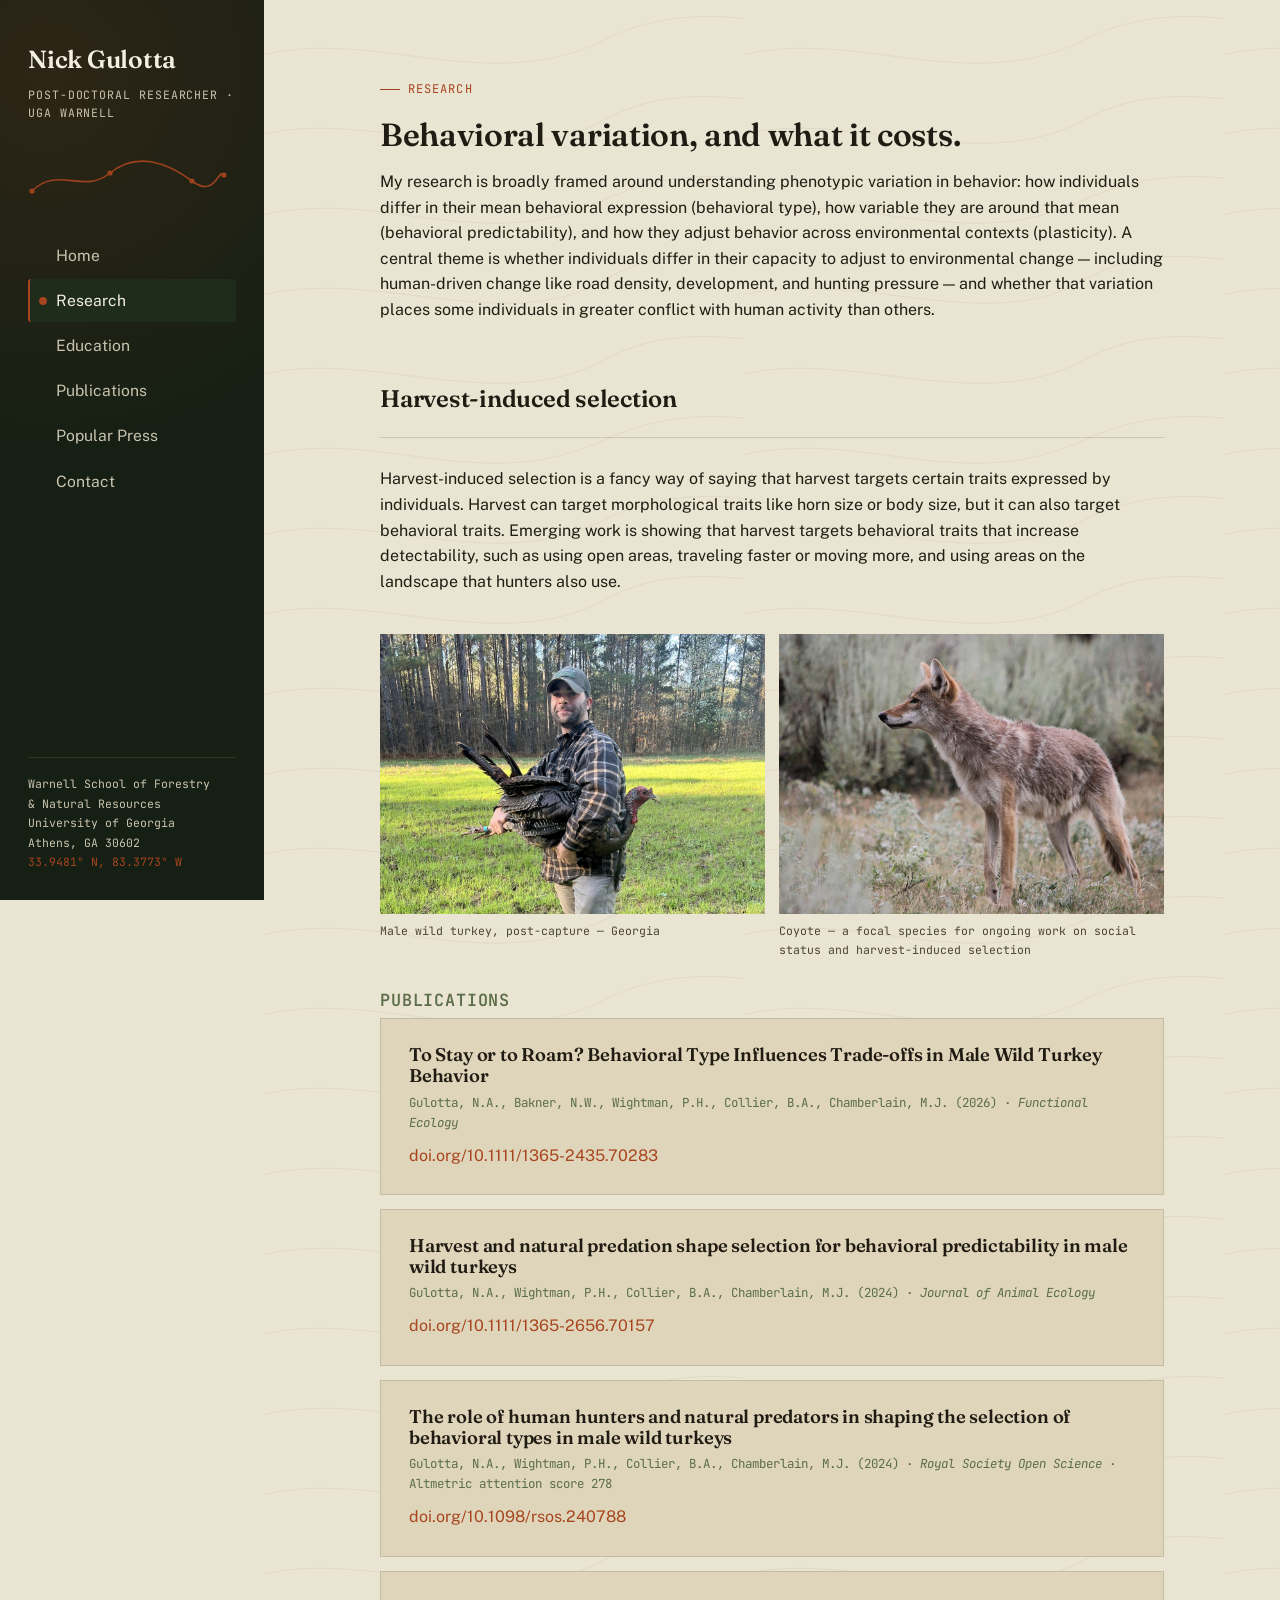
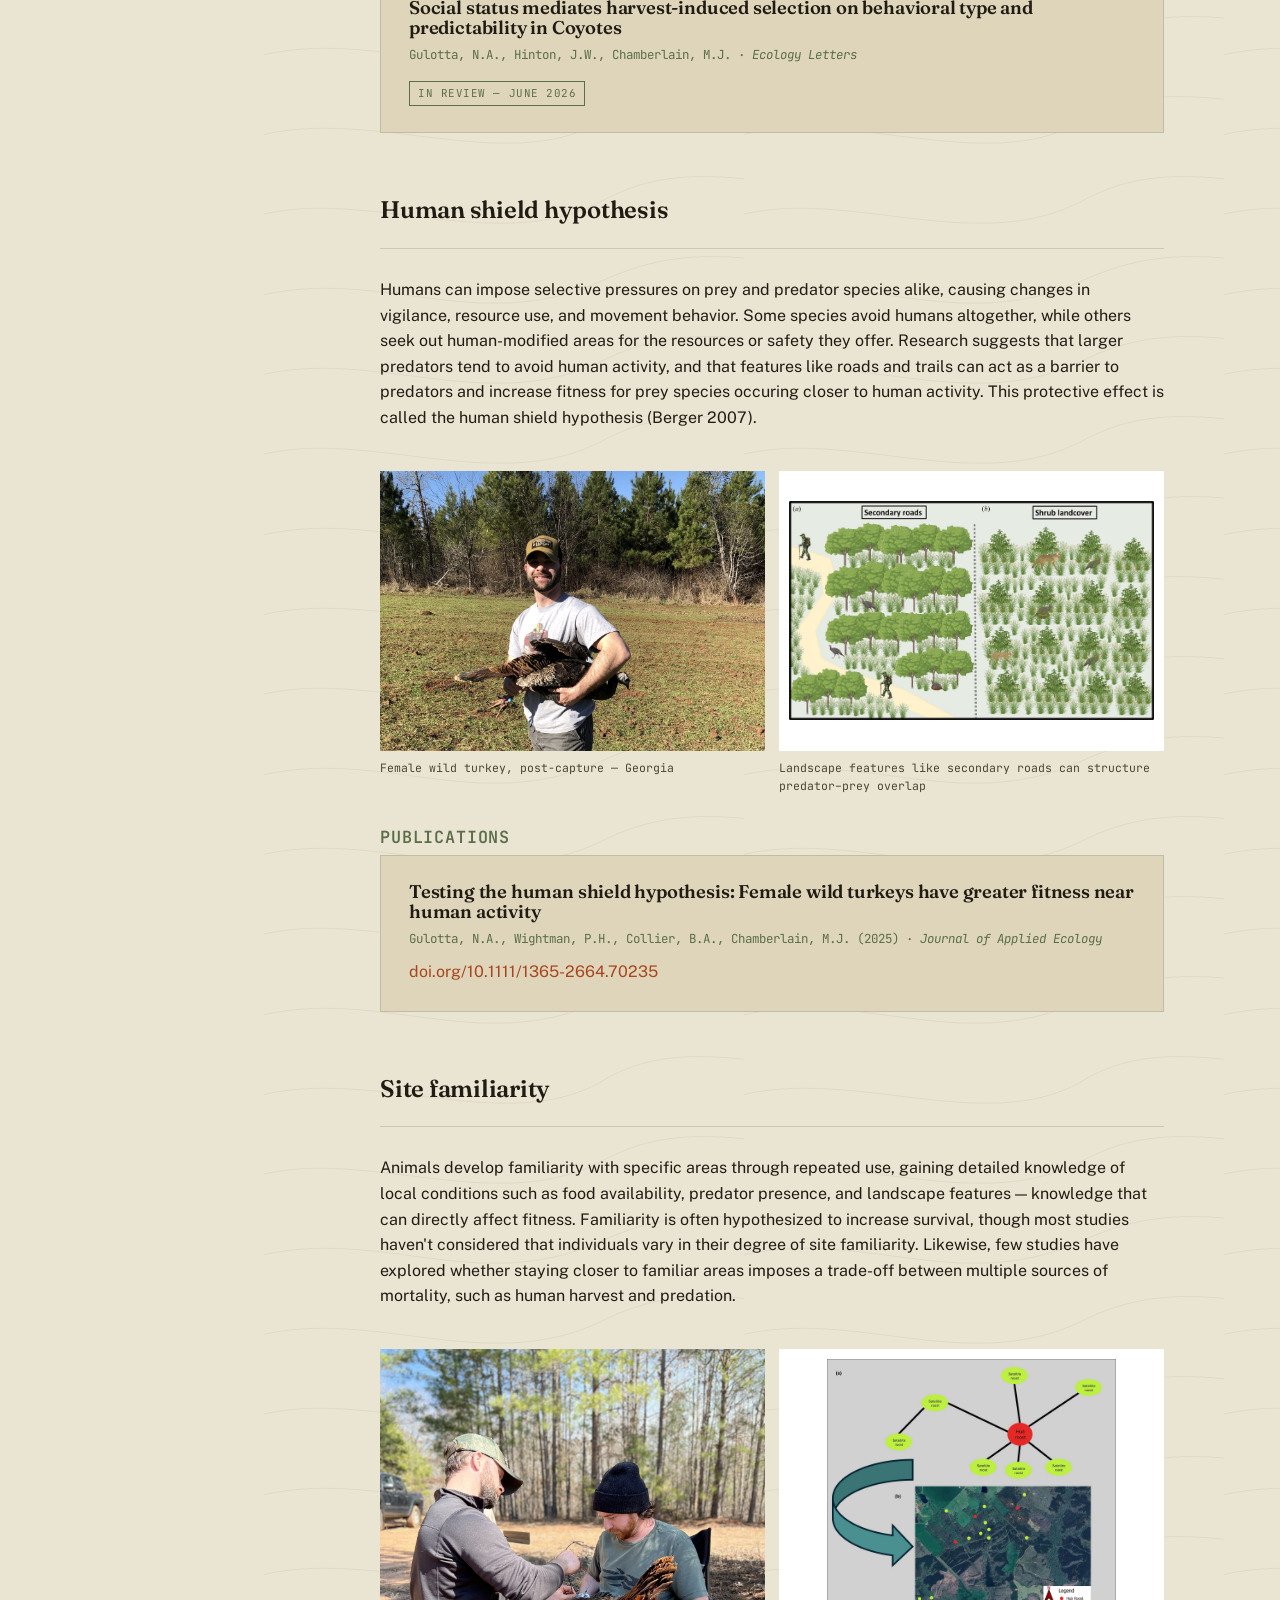
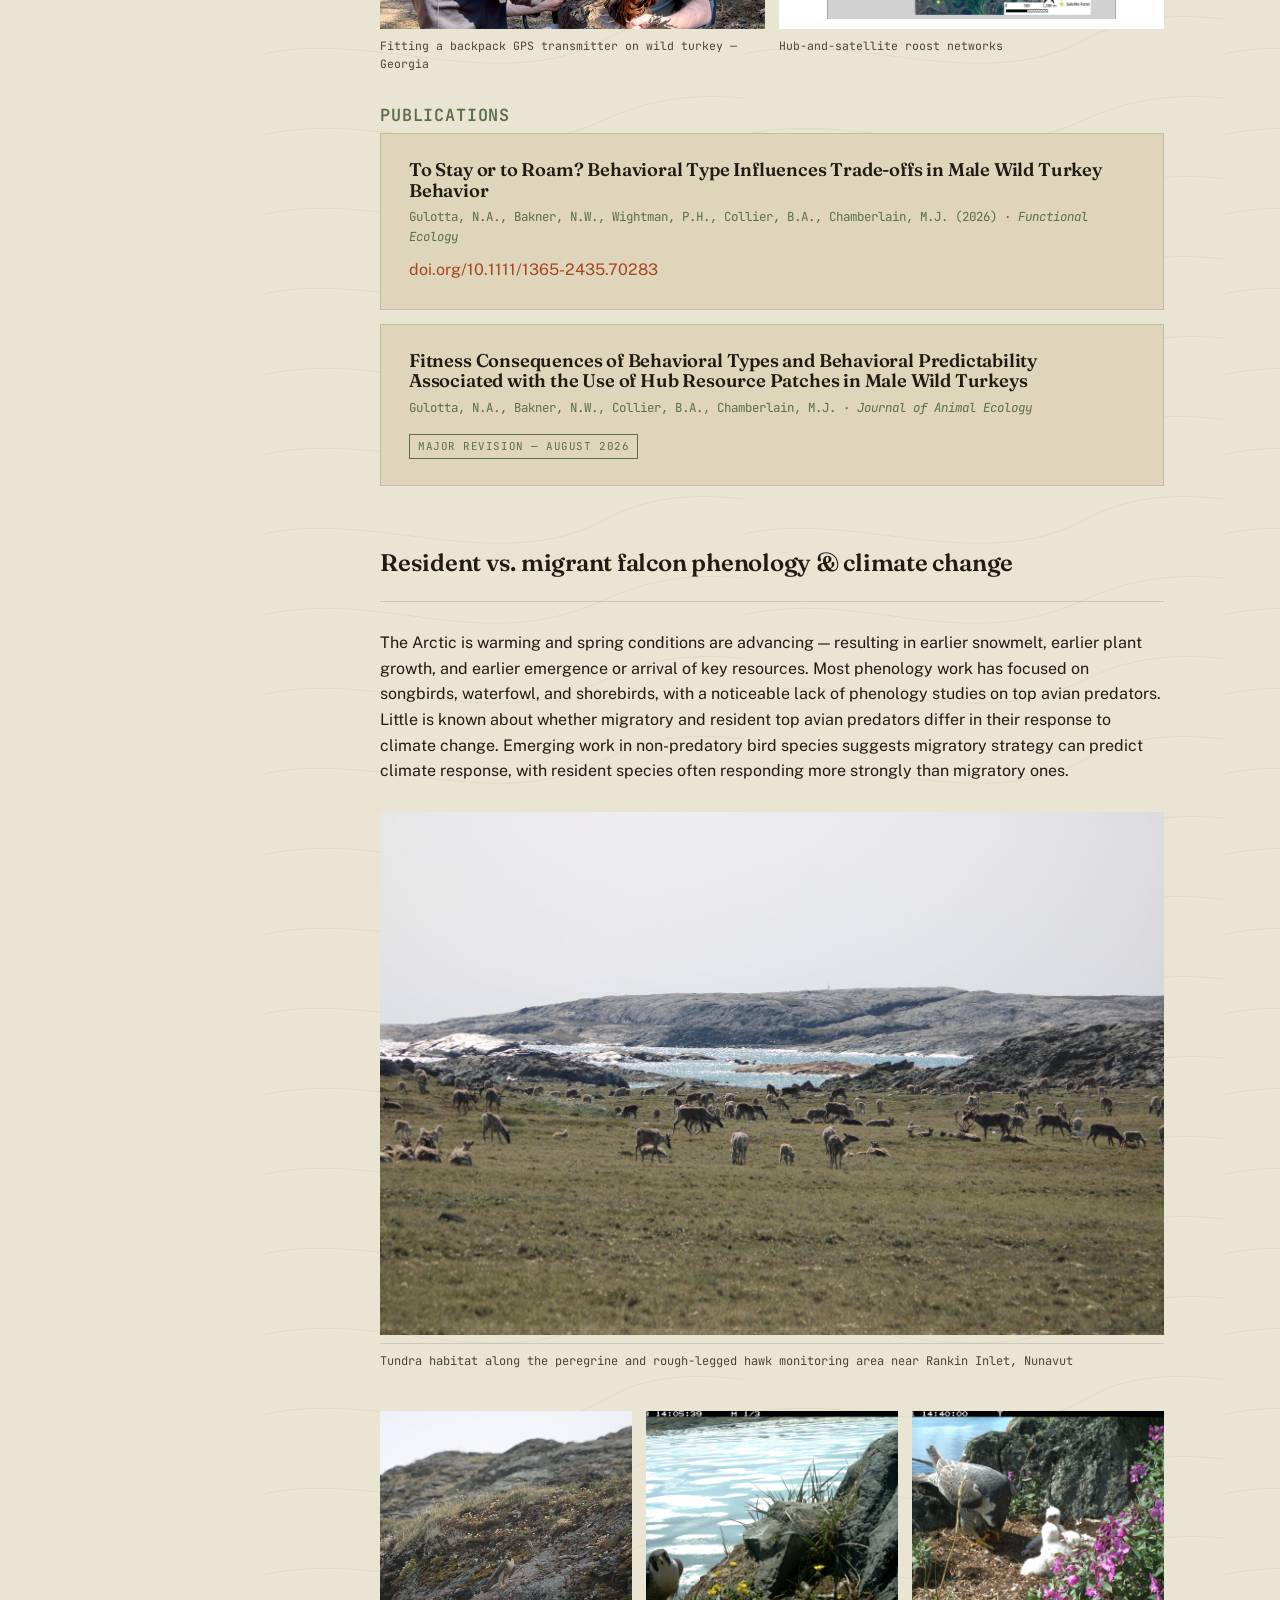
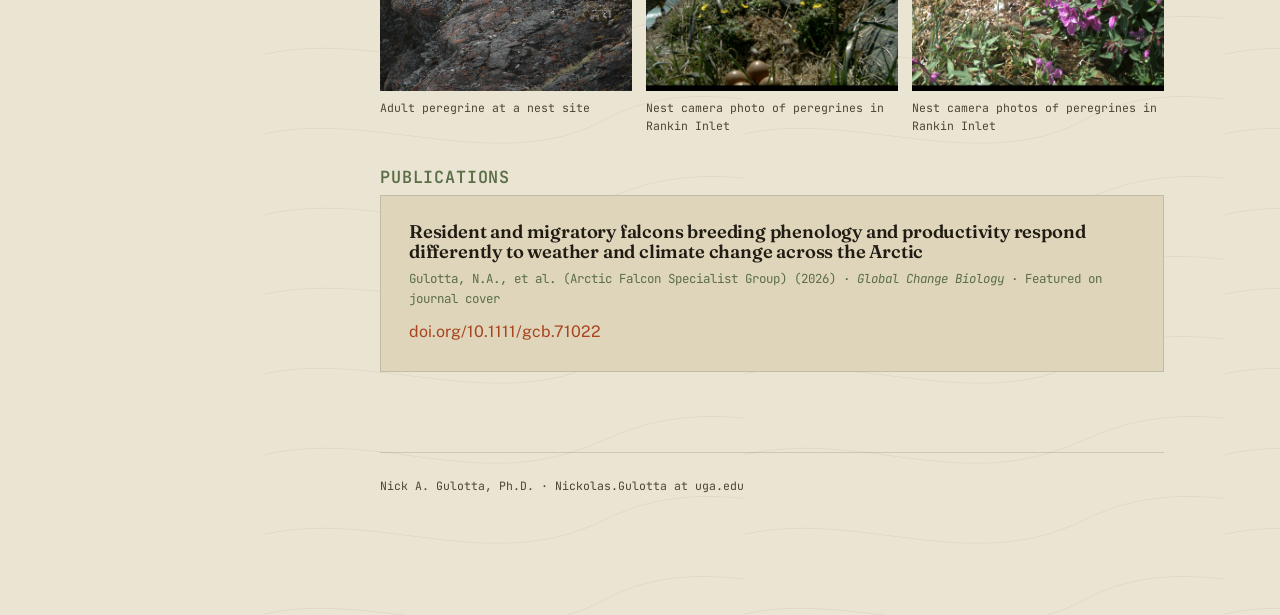
<file: research.html>
<!DOCTYPE html>
<html lang="en">
<head>
<meta charset="UTF-8">
<meta name="viewport" content="width=device-width, initial-scale=1.0">
<title>Research — Nick Gulotta</title>
<link rel="preconnect" href="https://fonts.googleapis.com">
<link rel="preconnect" href="https://fonts.gstatic.com" crossorigin>
<link href="https://fonts.googleapis.com/css2?family=Fraunces:opsz,wght@9..144,400;9..144,500;9..144,600;9..144,700&family=Public+Sans:wght@400;500;600&family=JetBrains+Mono:wght@400;500&display=swap" rel="stylesheet">
<link rel="stylesheet" href="styles.css">
</head>
<body>
<div class="shell">

  <aside class="sidebar">
    <div class="brand">
      <span class="brand-name">Nick Gulotta</span>
      <span class="brand-role">Post-Doctoral Researcher · UGA Warnell</span>
    </div>
    <button class="nav-toggle" aria-expanded="false">Menu ▾</button>

    <div class="sidebar-track" aria-hidden="true">
      <svg width="200" height="46" viewBox="0 0 200 46" xmlns="http://www.w3.org/2000/svg">
        <path class="track-path" style="stroke-dasharray:220;stroke-dashoffset:220;" d="M4 36 C 30 10, 55 40, 82 18 S 140 8, 164 26 S 190 12, 196 20" stroke="#A8451E" stroke-width="1.4" fill="none" stroke-linecap="round"/>
        <circle class="track-dot" style="animation-delay:.3s" cx="4" cy="36" r="2.6"/>
        <circle class="track-dot" style="animation-delay:.9s" cx="82" cy="18" r="2.6"/>
        <circle class="track-dot" style="animation-delay:1.5s" cx="164" cy="26" r="2.6"/>
        <circle class="track-dot" style="animation-delay:2s" cx="196" cy="20" r="2.6"/>
      </svg>
    </div>

    <nav class="primary-nav" aria-label="Primary">
      <ul>
        <li><a href="index.html"><span class="wp"></span>Home</a></li>
        <li><a href="research.html" class="active"><span class="wp"></span>Research</a></li>
        <li><a href="education.html"><span class="wp"></span>Education</a></li>
        <li><a href="publications.html"><span class="wp"></span>Publications</a></li>
        <li><a href="press.html"><span class="wp"></span>Popular Press</a></li>
        <li><a href="contact.html"><span class="wp"></span>Contact</a></li>
      </ul>
    </nav>

    <div class="sidebar-foot">
      Warnell School of Forestry<br>&amp; Natural Resources<br>
      University of Georgia<br>
      Athens, GA 30602<br>
      <span class="coord">33.9481° N, 83.3773° W</span>
    </div>
  </aside>

  <main>
    <div class="page">

      <span class="eyebrow">Research</span>
      <h1>Behavioral variation, and what it costs.</h1>
      <p class="lede">My research is broadly framed around understanding phenotypic variation in behavior: how individuals differ in their mean behavioral expression (behavioral type), how variable they are around that mean (behavioral predictability), and how they adjust behavior across environmental contexts (plasticity). A central theme is whether individuals differ in their capacity to adjust to environmental change — including human-driven change like road density, development, and hunting pressure — and whether that variation places some individuals in greater conflict with human activity than others.</p>

      <section class="section">
        <div class="section-head"><h2>Harvest-induced selection</h2></div>
        <p>Harvest-induced selection is a fancy way of saying that harvest targets certain traits expressed by individuals. Harvest can target morphological traits like horn size or body size, but it can also target behavioral traits. Emerging work is showing that harvest targets behavioral traits that increase detectability, such as using open areas, traveling faster or moving more, and using areas on the landscape that hunters also use.</p>

        <div class="photo-strip cols-2">
          <div class="ps-item">
            <img src="images/turkey-harvest.jpg" alt="Nick Gulotta carrying a wild turkey fitted with a GPS transmitter after capture">
            <div class="ps-cap">Male wild turkey, post-capture — Georgia</div>
          </div>
          <div class="ps-item">
            <img src="images/coyote.jpg" alt="A coyote standing alert in sagebrush habitat">
            <div class="ps-cap">Coyote — a focal species for ongoing work on social status and harvest-induced selection</div>
          </div>
        </div>

        <h3 style="margin-top:32px; font-size:1.05rem; font-family:var(--font-mono); text-transform:uppercase; letter-spacing:0.05em; color:var(--moss);">Publications</h3>
        <div class="card">
          <h3>To Stay or to Roam? Behavioral Type Influences Trade-offs in Male Wild Turkey Behavior</h3>
          <div class="meta">Gulotta, N.A., Bakner, N.W., Wightman, P.H., Collier, B.A., Chamberlain, M.J. (2026) · <em>Functional Ecology</em></div>
          <a class="doi" href="https://doi.org/10.1111/1365-2435.70283" target="_blank" rel="noopener">doi.org/10.1111/1365-2435.70283</a>
        </div>
        <div class="card">
          <h3>Harvest and natural predation shape selection for behavioral predictability in male wild turkeys</h3>
          <div class="meta">Gulotta, N.A., Wightman, P.H., Collier, B.A., Chamberlain, M.J. (2024) · <em>Journal of Animal Ecology</em></div>
          <a class="doi" href="https://doi.org/10.1111/1365-2656.70157" target="_blank" rel="noopener">doi.org/10.1111/1365-2656.70157</a>
        </div>
        <div class="card">
          <h3>The role of human hunters and natural predators in shaping the selection of behavioral types in male wild turkeys</h3>
          <div class="meta">Gulotta, N.A., Wightman, P.H., Collier, B.A., Chamberlain, M.J. (2024) · <em>Royal Society Open Science</em> · Altmetric attention score 278</div>
          <a class="doi" href="https://doi.org/10.1098/rsos.240788" target="_blank" rel="noopener">doi.org/10.1098/rsos.240788</a>
        </div>
        <div class="card">
          <h3>Social status mediates harvest-induced selection on behavioral type and predictability in Coyotes</h3>
          <div class="meta">Gulotta, N.A., Hinton, J.W., Chamberlain, M.J. · <em>Ecology Letters</em></div>
          <span class="status-tag">In review — June 2026</span>
        </div>
      </section>

      <section class="section">
        <div class="section-head"><h2>Human shield hypothesis</h2></div>
        <p>Humans can impose selective pressures on prey and predator species alike, causing changes in vigilance, resource use, and movement behavior. Some species avoid humans altogether, while others seek out human-modified areas for the resources or safety they offer. Research suggests that larger predators tend to avoid human activity, and that features like roads and trails can act as a barrier to predators and increase fitness for prey species occuring closer to human activity. This protective effect is called the human shield hypothesis (Berger 2007).</p>

        <div class="photo-strip cols-2">
          <div class="ps-item">
            <img src="images/turkey-human-shield.jpg" alt="Nick Gulotta carrying a wild turkey fitted with a GPS transmitter in a sunny field">
            <div class="ps-cap">Female wild turkey, post-capture — Georgia</div>
          </div>
          <div class="ps-item">
            <img class="no-filter" src="images/diagram-roads-shrub.png" alt="Diagram comparing turkey and coyote use of secondary roads versus dense shrub landcover">
            <div class="ps-cap">Landscape features like secondary roads can structure predator–prey overlap</div>
          </div>
        </div>

        <h3 style="margin-top:32px; font-size:1.05rem; font-family:var(--font-mono); text-transform:uppercase; letter-spacing:0.05em; color:var(--moss);">Publications</h3>
        <div class="card">
          <h3>Testing the human shield hypothesis: Female wild turkeys have greater fitness near human activity</h3>
          <div class="meta">Gulotta, N.A., Wightman, P.H., Collier, B.A., Chamberlain, M.J. (2025) · <em>Journal of Applied Ecology</em></div>
          <a class="doi" href="https://doi.org/10.1111/1365-2664.70235" target="_blank" rel="noopener">doi.org/10.1111/1365-2664.70235</a>
        </div>
      </section>

      <section class="section">
        <div class="section-head"><h2>Site familiarity</h2></div>
        <p>Animals develop familiarity with specific areas through repeated use, gaining detailed knowledge of local conditions such as food availability, predator presence, and landscape features — knowledge that can directly affect fitness. Familiarity is often hypothesized to increase survival, though most studies haven't considered that individuals vary in their degree of site familiarity. Likewise, few studies have explored whether staying closer to familiar areas imposes a trade-off between multiple sources of mortality, such as human harvest and predation.</p>

        <div class="photo-strip cols-2">
          <div class="ps-item">
            <img src="images/turkey-site-familiarity.jpg" alt="Nick Gulotta and a field technician fitting a GPS transmitter to a wild turkey in the field">
            <div class="ps-cap">Fitting a backpack GPS transmitter on wild turkey — Georgia</div>
          </div>
          <div class="ps-item">
            <img class="no-filter" src="images/diagram-hub-roost.png" alt="Diagram of a hub roost connected to several satellite roosts, with an aerial map showing roost locations on the landscape">
            <div class="ps-cap">Hub-and-satellite roost networks</div>
          </div>
        </div>

        <h3 style="margin-top:32px; font-size:1.05rem; font-family:var(--font-mono); text-transform:uppercase; letter-spacing:0.05em; color:var(--moss);">Publications</h3>
        <div class="card">
          <h3>To Stay or to Roam? Behavioral Type Influences Trade-offs in Male Wild Turkey Behavior</h3>
          <div class="meta">Gulotta, N.A., Bakner, N.W., Wightman, P.H., Collier, B.A., Chamberlain, M.J. (2026) · <em>Functional Ecology</em></div>
          <a class="doi" href="https://doi.org/10.1111/1365-2435.70283" target="_blank" rel="noopener">doi.org/10.1111/1365-2435.70283</a>
        </div>
        <div class="card">
          <h3>Fitness Consequences of Behavioral Types and Behavioral Predictability Associated with the Use of Hub Resource Patches in Male Wild Turkeys</h3>
          <div class="meta">Gulotta, N.A., Bakner, N.W., Collier, B.A., Chamberlain, M.J. · <em>Journal of Animal Ecology</em></div>
          <span class="status-tag">Major revision — August 2026</span>
        </div>
      </section>

      <section class="section">
        <div class="section-head"><h2>Resident vs. migrant falcon phenology &amp; climate change</h2></div>
        <p>The Arctic is warming and spring conditions are advancing — resulting in earlier snowmelt, earlier plant growth, and earlier emergence or arrival of key resources. Most phenology work has focused on songbirds, waterfowl, and shorebirds, with a noticeable lack of phenology studies on top avian predators. Little is known about whether migratory and resident top avian predators differ in their response to climate change. Emerging work in non-predatory bird species suggests migratory strategy can predict climate response, with resident species often responding more strongly than migratory ones.</p>

        <div class="figure">
          <img src="images/caribou.jpg" alt="A caribou herd grazing on Arctic tundra near the coast, Nunavut">
          <figcaption>Tundra habitat along the peregrine and rough-legged hawk monitoring area near Rankin Inlet, Nunavut</figcaption>
        </div>

        <div class="photo-strip">
          <div class="ps-item">
            <img src="images/falcon-rock.jpg" alt="Peregrine falcon perched on Arctic tundra rock outcrop">
            <div class="ps-cap">Adult peregrine at a nest site</div>
          </div>
          <div class="ps-item">
            <img src="images/falcon-nest-eggs.jpg" alt="Camera trap image of a peregrine falcon beside its clutch of eggs">
            <div class="ps-cap">Nest camera photo of peregrines in Rankin Inlet</div>
          </div>
          <div class="ps-item">
            <img src="images/falcon-chicks.jpg" alt="Camera trap image of an adult peregrine falcon with two downy chicks">
            <div class="ps-cap">Nest camera photos of peregrines in Rankin Inlet</div>
          </div>
        </div>

        <h3 style="margin-top:32px; font-size:1.05rem; font-family:var(--font-mono); text-transform:uppercase; letter-spacing:0.05em; color:var(--moss);">Publications</h3>
        <div class="card">
          <h3>Resident and migratory falcons breeding phenology and productivity respond differently to weather and climate change across the Arctic</h3>
          <div class="meta">Gulotta, N.A., et al. (Arctic Falcon Specialist Group) (2026) · <em>Global Change Biology</em> · Featured on journal cover</div>
          <a class="doi" href="https://doi.org/10.1111/gcb.71022" target="_blank" rel="noopener">doi.org/10.1111/gcb.71022</a>
        </div>
      </section>

      <footer class="page-foot">
        Nick A. Gulotta, Ph.D. · Nickolas.Gulotta at uga.edu
      </footer>

    </div>
  </main>
</div>
<script src="script.js"></script>
</body>
</html>
</file>
<file: styles.css>
/* ============================================================
   Nick A. Gulotta — Wildlife Ecologist
   Design system: field journal + GPS telemetry
   ============================================================ */

:root{
  /* color */
  --pine:        #161F14;   /* sidebar / dark ground */
  --pine-2:      #1F2B1B;   /* hover on dark */
  --pine-line:   rgba(243,239,225,0.10);
  --paper:       #EAE4D2;   /* main content ground */
  --paper-2:     #DED5BB;   /* card ground */
  --paper-3:     #E2DBC5;
  --ink:         #211C13;   /* text on paper */
  --ink-soft:    #4B4536;   /* secondary text on paper */
  --cream:       #F3EFE1;   /* text on dark */
  --cream-soft:  #C9C4AE;   /* secondary text on dark */
  --rust:        #A8451E;   /* primary accent */
  --rust-2:      #8C3717;   /* accent hover / deep */
  --moss:        #5B6E48;   /* secondary accent */
  --line:        rgba(33,28,19,0.14);

  /* type */
  --font-display: "Fraunces", "Iowan Old Style", Georgia, serif;
  --font-body: "Public Sans", -apple-system, BlinkMacSystemFont, "Segoe UI", sans-serif;
  --font-mono: "JetBrains Mono", ui-monospace, "SFMono-Regular", Menlo, monospace;

  --sidebar-w: 264px;

  --contour: url('data:image/svg+xml;utf8,<svg xmlns="http://www.w3.org/2000/svg" width="480" height="480"><g fill="none" stroke="%23211C13" stroke-opacity="0.05" stroke-width="1"><path d="M-20 60 C 100 20, 220 100, 340 40 S 560 60, 640 10"/><path d="M-20 140 C 90 100, 230 180, 340 120 S 560 140, 640 90"/><path d="M-20 220 C 110 180, 210 260, 340 200 S 560 220, 640 170"/><path d="M-20 300 C 100 260, 240 340, 340 280 S 560 300, 640 250"/><path d="M-20 380 C 90 340, 230 420, 340 360 S 560 380, 640 330"/><path d="M-20 460 C 110 420, 210 500, 340 440 S 560 460, 640 410"/></g></svg>');
}

*, *::before, *::after{ box-sizing: border-box; }
html{ scroll-behavior: smooth; }
body{
  margin: 0;
  background: var(--paper);
  color: var(--ink);
  font-family: var(--font-body);
  font-size: 16px;
  line-height: 1.6;
  -webkit-font-smoothing: antialiased;
}
img{ max-width: 100%; display: block; }
a{ color: var(--rust); text-decoration: none; }
a:hover{ color: var(--rust-2); text-decoration: underline; }
a:focus-visible, button:focus-visible{
  outline: 2px solid var(--rust);
  outline-offset: 2px;
}
h1,h2,h3,h4{
  font-family: var(--font-display);
  font-weight: 600;
  color: var(--ink);
  line-height: 1.12;
  margin: 0 0 0.5em;
  letter-spacing: -0.01em;
}
p{ margin: 0 0 1em; }
.mono{ font-family: var(--font-mono); }

/* ---------- layout shell ---------- */
.shell{
  display: grid;
  grid-template-columns: var(--sidebar-w) 1fr;
  min-height: 100vh;
}

/* ---------- sidebar ---------- */
.sidebar{
  background: var(--pine);
  color: var(--cream);
  padding: 40px 28px 28px;
  position: sticky;
  top: 0;
  height: 100vh;
  display: flex;
  flex-direction: column;
  background-image:
    radial-gradient(circle at 18% 8%, rgba(168,69,30,0.16), transparent 45%);
}
.brand{
  display: block;
  margin-bottom: 6px;
}
.brand-name{
  font-family: var(--font-display);
  font-size: 1.55rem;
  font-weight: 600;
  color: var(--cream);
  letter-spacing: -0.01em;
}
.brand-role{
  display: block;
  font-family: var(--font-mono);
  font-size: 0.72rem;
  letter-spacing: 0.08em;
  text-transform: uppercase;
  color: var(--cream-soft);
  margin-top: 6px;
}
.sidebar-track{ margin: 26px 0 8px; opacity: 0.9; }

nav.primary-nav{
  margin-top: 18px;
  flex: 1;
}
nav.primary-nav ul{
  list-style: none;
  margin: 0; padding: 0;
}
nav.primary-nav li + li{ margin-top: 2px; }
nav.primary-nav a{
  display: flex;
  align-items: center;
  gap: 10px;
  color: var(--cream-soft);
  font-size: 0.98rem;
  padding: 9px 10px;
  border-radius: 3px;
  text-decoration: none;
  transition: color .15s ease, background .15s ease, padding-left .15s ease;
  border-left: 2px solid transparent;
}
nav.primary-nav a .wp{
  width: 6px; height: 6px; border-radius: 50%;
  background: transparent;
  flex: none;
  transition: background .15s ease, transform .15s ease;
}
nav.primary-nav a:hover{
  color: var(--cream);
  background: var(--pine-2);
  text-decoration: none;
}
nav.primary-nav a.active{
  color: var(--cream);
  border-left-color: var(--rust);
  background: var(--pine-2);
}
nav.primary-nav a.active .wp{
  background: var(--rust);
  transform: scale(1.3);
}

.sidebar-foot{
  border-top: 1px solid var(--pine-line);
  padding-top: 16px;
  font-family: var(--font-mono);
  font-size: 0.72rem;
  color: var(--cream-soft);
  line-height: 1.7;
}
.sidebar-foot .coord{ color: var(--rust); }

/* mobile nav toggle */
.nav-toggle{ display: none; }

/* ---------- main content ---------- */
main{
  position: relative;
  background-color: var(--paper);
  background-image: var(--contour);
  background-size: 480px 480px;
}
.page{
  max-width: 880px;
  margin: 0 auto;
  padding: 72px 48px 120px;
}
.page.wide{ max-width: 1000px; }

.eyebrow{
  display: inline-flex;
  align-items: center;
  gap: 8px;
  font-family: var(--font-mono);
  font-size: 0.75rem;
  letter-spacing: 0.09em;
  text-transform: uppercase;
  color: var(--rust);
  margin-bottom: 18px;
}
.eyebrow::before{
  content: "";
  width: 20px; height: 1px;
  background: var(--rust);
}

.hero h1{
  font-size: clamp(2.1rem, 3.4vw, 3.15rem);
  max-width: 15ch;
}
.hero .lede{
  font-size: 1.15rem;
  color: var(--ink-soft);
  max-width: 56ch;
  margin-top: 18px;
}

/* stat row */
.stats{
  display: grid;
  grid-template-columns: repeat(3, 1fr);
  gap: 1px;
  background: var(--line);
  border: 1px solid var(--line);
  margin: 48px 0 8px;
}
.stat{
  background: var(--paper);
  padding: 22px 20px;
}
.stat .num{
  font-family: var(--font-display);
  font-size: 2.1rem;
  color: var(--rust);
  display: block;
}
.stat .label{
  font-family: var(--font-mono);
  font-size: 0.72rem;
  text-transform: uppercase;
  letter-spacing: 0.06em;
  color: var(--ink-soft);
}

/* section */
.section{ margin-top: 64px; }
.section-head{
  display: flex;
  align-items: baseline;
  justify-content: space-between;
  gap: 16px;
  border-bottom: 1px solid var(--line);
  padding-bottom: 12px;
  margin-bottom: 28px;
}
.section-head h2{ font-size: 1.5rem; }
.section-head .count{
  font-family: var(--font-mono);
  font-size: 0.78rem;
  color: var(--ink-soft);
}

/* card */
.card{
  background: var(--paper-2);
  border: 1px solid var(--line);
  padding: 26px 28px;
}
.card + .card{ margin-top: 14px; }
.card h3{ font-size: 1.15rem; margin-bottom: 6px; }
.card .meta{
  font-family: var(--font-mono);
  font-size: 0.78rem;
  color: var(--moss);
  margin-bottom: 10px;
}
.card p{ color: var(--ink-soft); margin-bottom: 0; }

.system-grid{
  display: grid;
  gap: 14px;
}

/* publication entries */
.pub{
  display: grid;
  grid-template-columns: 64px 1fr;
  gap: 20px;
  padding: 20px 0;
  border-bottom: 1px solid var(--line);
}
.pub:first-child{ padding-top: 0; }
.pub .year{
  font-family: var(--font-mono);
  color: var(--rust);
  font-size: 0.95rem;
  padding-top: 2px;
}
.pub h3{ font-size: 1.05rem; margin-bottom: 6px; font-family: var(--font-body); font-weight: 600;}
.pub .cite{ color: var(--ink-soft); margin-bottom: 6px; }
.pub .doi{ font-family: var(--font-mono); font-size: 0.82rem; }
.status-tag{
  display: inline-block;
  font-family: var(--font-mono);
  font-size: 0.68rem;
  text-transform: uppercase;
  letter-spacing: 0.05em;
  padding: 3px 8px;
  border: 1px solid var(--moss);
  color: var(--moss);
  margin-top: 6px;
}

/* press list */
.press-item{
  display: flex;
  justify-content: space-between;
  align-items: flex-start;
  gap: 20px;
  padding: 18px 0;
  border-bottom: 1px solid var(--line);
}
.press-item h3{ font-size: 1.02rem; margin-bottom: 4px; font-family: var(--font-body); font-weight: 600;}
.press-item .outlet{
  font-family: var(--font-mono);
  font-size: 0.78rem;
  color: var(--moss);
}
.press-item .yr{
  font-family: var(--font-mono);
  font-size: 0.85rem;
  color: var(--ink-soft);
  white-space: nowrap;
  padding-top: 2px;
}

/* tags */
.tags{ display: flex; flex-wrap: wrap; gap: 8px; margin-top: 6px;}
.tag{
  font-family: var(--font-mono);
  font-size: 0.72rem;
  padding: 4px 10px;
  border: 1px solid var(--line);
  color: var(--ink-soft);
}

/* contact */
.contact-grid{
  display: grid;
  grid-template-columns: 1fr 1fr;
  gap: 40px;
  margin-top: 40px;
}
.contact-block h3{
  font-family: var(--font-mono);
  font-size: 0.75rem;
  text-transform: uppercase;
  letter-spacing: 0.07em;
  color: var(--moss);
  margin-bottom: 10px;
}
.contact-block p{ color: var(--ink-soft); }
.btn{
  display: inline-flex;
  align-items: center;
  gap: 10px;
  background: var(--rust);
  color: var(--cream);
  font-family: var(--font-mono);
  font-size: 0.85rem;
  padding: 12px 20px;
  border: none;
  margin-top: 8px;
}
.btn:hover{ background: var(--rust-2); color: var(--cream); text-decoration:none; }

/* diagrams / conceptual figures (no photo color treatment) */
.diagram-strip{
  display: grid;
  grid-template-columns: repeat(3, 1fr);
  gap: 16px;
  margin: 40px 0 8px;
}
.diagram-strip .d-item{
  background: #fff;
  border: 1px solid var(--line);
  padding: 10px;
}
.diagram-strip img{
  width: 100%;
  height: auto;
  display: block;
}
.diagram-strip .d-cap{
  font-family: var(--font-mono);
  font-size: 0.72rem;
  color: var(--ink-soft);
  padding: 10px 2px 0;
}
.figure.diagram img{
  filter: none;
  background: #fff;
  border: 1px solid var(--line);
  padding: 10px;
}
@media (max-width: 880px){
  .diagram-strip{ grid-template-columns: 1fr; }
}

/* card with photo, used on home "what I work on" grid */
.card.with-photo{
  padding: 0;
  overflow: hidden;
  display: flex;
  flex-direction: row;
  align-items: stretch;
}
.card.with-photo img{
  width: 260px;
  min-width: 260px;
  height: 320px;
  object-fit: contain;
  background: var(--paper-2);
  display: block;
  filter: saturate(0.92) contrast(1.02);
}
.card.with-photo img.no-filter{
  filter: none;
  object-fit: contain;
  object-position: center;
  background: #fff;
  padding: 10px;
}
.card.with-photo .card-body{
  padding: 22px 26px;
  flex: 1;
  min-width: 0;
  display: flex;
  flex-direction: column;
  justify-content: center;
}
@media (max-width: 640px){
  .card.with-photo{ flex-direction: column; }
  .card.with-photo img{
    width: 100%;
    min-width: 0;
    height: 280px;
  }
}

/* journal cover art */
.cover-art{
  margin: 32px 0 8px;
  display: inline-block;
}
.cover-art img{
  width: 220px;
  height: auto;
  display: block;
  border: 1px solid var(--line);
  box-shadow: 6px 6px 0 var(--paper-2), 6px 6px 0 1px var(--line);
}

/* photos */
.figure{ margin: 28px 0 0; }
.figure img{
  width: 100%;
  height: auto;
  filter: saturate(0.92) contrast(1.02);
}
.figure figcaption{
  font-family: var(--font-mono);
  font-size: 0.75rem;
  color: var(--ink-soft);
  padding-top: 8px;
  border-top: 1px solid var(--line);
  margin-top: 8px;
}
.photo-strip{
  display: grid;
  grid-template-columns: repeat(3, 1fr);
  gap: 14px;
  margin: 40px 0 8px;
}
.photo-strip.cols-2{ grid-template-columns: repeat(2, 1fr); }
.photo-strip .ps-item{ overflow: hidden; }
.photo-strip img.no-filter{
  filter: none;
  object-fit: contain;
  object-position: center;
  background: #fff;
  padding: 10px;
}
.photo-strip img{
  width: 100%;
  height: 280px;
  object-fit: cover;
  object-position: center 20%;
  display: block;
  filter: saturate(0.92) contrast(1.02);
  transition: transform .35s ease;
}
.photo-strip .ps-item:hover img{ transform: scale(1.04); }
.photo-strip .ps-cap{
  font-family: var(--font-mono);
  font-size: 0.72rem;
  color: var(--ink-soft);
  padding-top: 8px;
}
.hero-photo{
  margin-top: 40px;
  position: relative;
}
.hero-photo img{
  width: 100%;
  height: min(58vh, 480px);
  object-fit: cover;
  filter: saturate(0.9) contrast(1.03);
}
.hero-photo .hp-cap{
  font-family: var(--font-mono);
  font-size: 0.72rem;
  color: var(--ink-soft);
  padding-top: 8px;
}
@media (max-width: 880px){
  .photo-strip{ grid-template-columns: 1fr 1fr; }
  .photo-strip img{ height: 200px; }
}
@media (max-width: 560px){
  .photo-strip{ grid-template-columns: 1fr; }
}

footer.page-foot{
  border-top: 1px solid var(--line);
  margin-top: 80px;
  padding-top: 24px;
  font-family: var(--font-mono);
  font-size: 0.72rem;
  color: var(--ink-soft);
}

/* GPS track svg */
.track-hero{ margin: 8px 0 0; }
.track-path{
  fill: none;
  stroke: var(--rust);
  stroke-width: 1.6;
  stroke-linecap: round;
  stroke-dasharray: 900;
  stroke-dashoffset: 900;
  animation: draw 2.4s ease forwards .2s;
}
.track-dot{
  fill: var(--rust);
  opacity: 0;
  animation: fadein .4s ease forwards;
}
@keyframes draw{ to{ stroke-dashoffset: 0; } }
@keyframes fadein{ to{ opacity: 1; } }
@media (prefers-reduced-motion: reduce){
  .track-path{ animation: none; stroke-dashoffset: 0; }
  .track-dot{ animation: none; opacity: 1; }
}

/* ---------- responsive ---------- */
@media (max-width: 880px){
  .shell{ grid-template-columns: 1fr; }
  .sidebar{
    position: relative;
    height: auto;
    padding: 20px 24px;
    flex-direction: row;
    align-items: center;
    flex-wrap: wrap;
  }
  .brand{ flex: 1; margin-bottom:0; }
  .sidebar-track, .sidebar-foot{ display: none; }
  .nav-toggle{
    display: inline-flex;
    background: none;
    border: 1px solid var(--pine-line);
    color: var(--cream);
    font-family: var(--font-mono);
    font-size: 0.72rem;
    padding: 8px 12px;
    cursor: pointer;
  }
  nav.primary-nav{
    flex-basis: 100%;
    margin-top: 16px;
    max-height: 0;
    overflow: hidden;
    transition: max-height .25s ease;
  }
  nav.primary-nav.open{ max-height: 400px; }
  .page{ padding: 48px 22px 80px; }
  .stats{ grid-template-columns: 1fr; }
  .contact-grid{ grid-template-columns: 1fr; }
  .pub{ grid-template-columns: 1fr; gap: 4px; }
}
</file>
